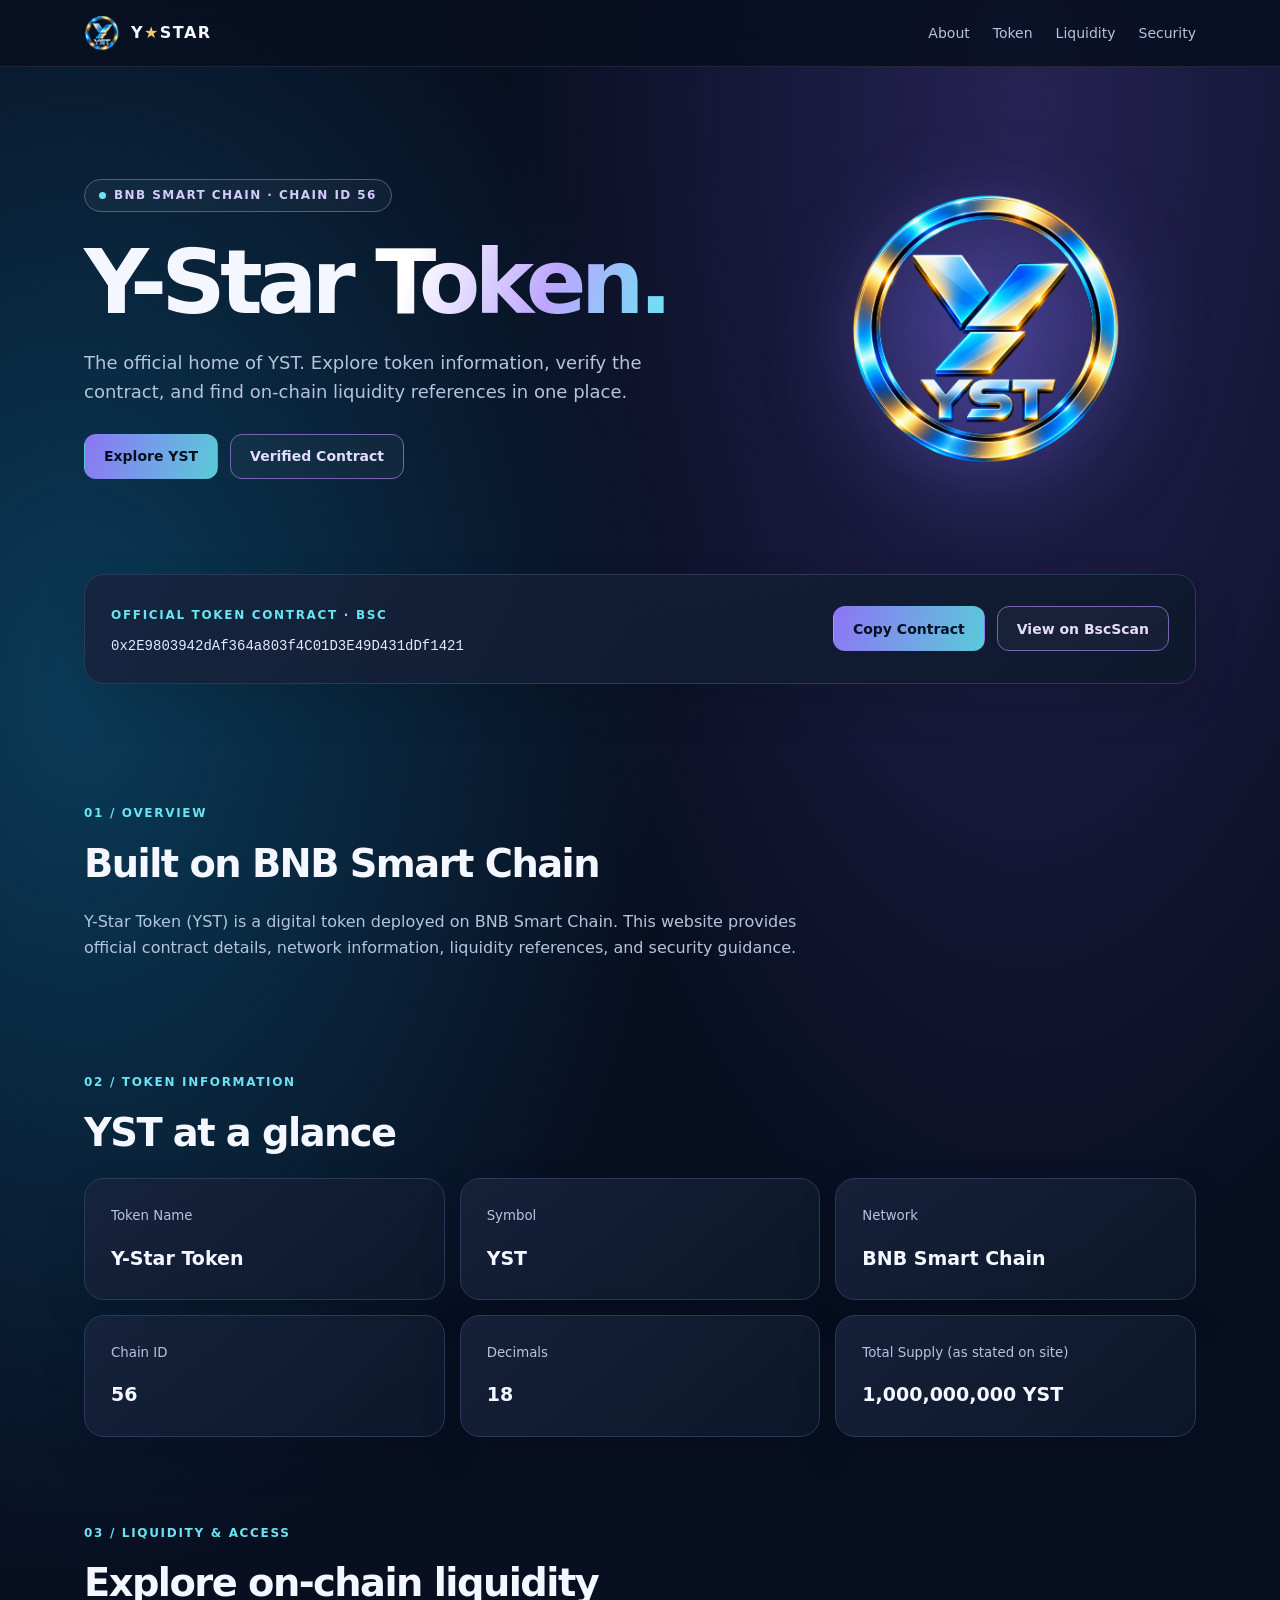
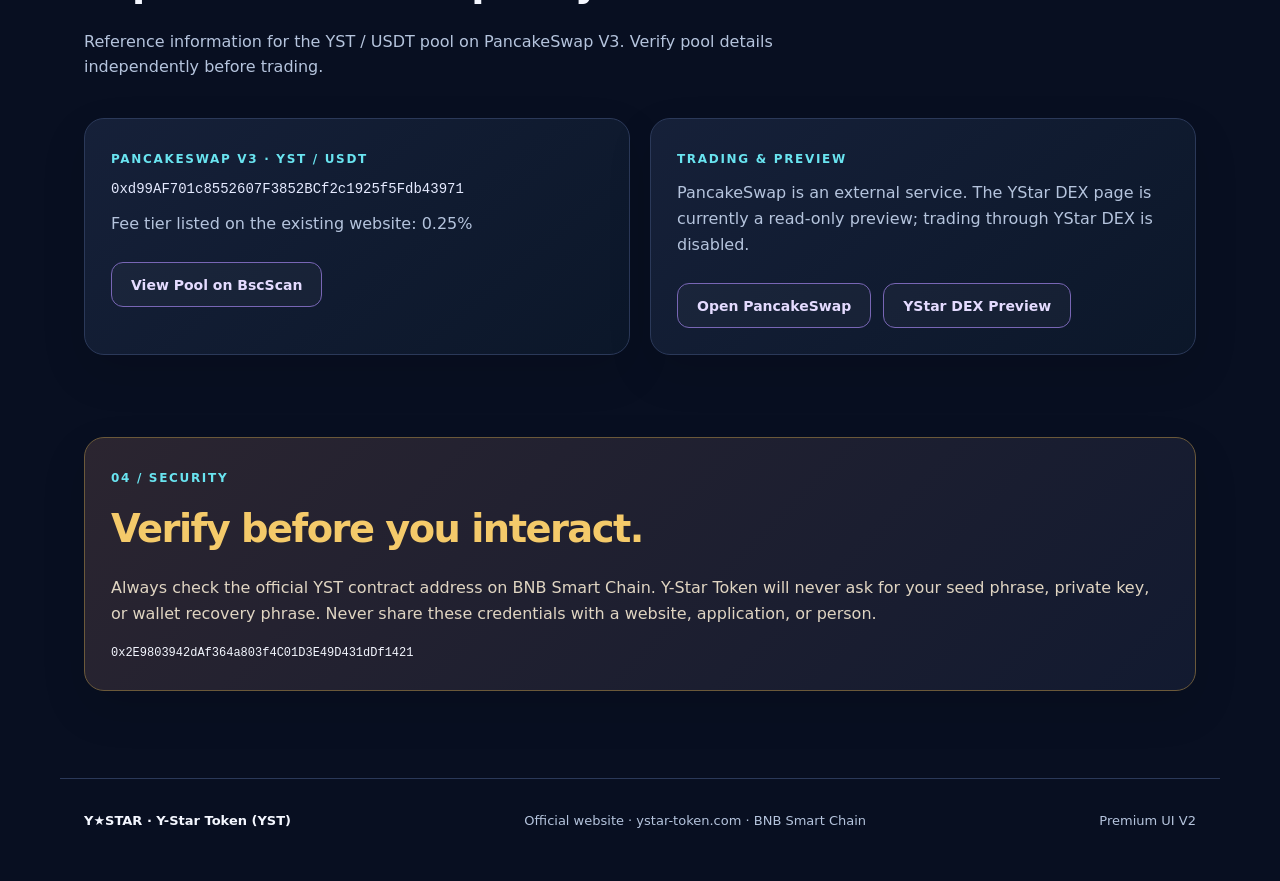
<file: index.html>
<!doctype html>
<html lang="en">
<head>
<meta charset="utf-8"><meta name="viewport" content="width=device-width,initial-scale=1">
<title>Y-Star Token (YST) | Official Website</title>
<meta name="description" content="Official website of Y-Star Token (YST) on BNB Smart Chain. Verify the official contract address and YST/USDT liquidity information.">
<link rel="canonical" href="https://ystar-token.com/">
<meta property="og:type" content="website">
<meta property="og:title" content="Y-Star Token (YST)">
<meta property="og:description" content="Official information and on-chain contract and liquidity references for Y-Star Token (YST) on BNB Smart Chain.">
<meta property="og:url" content="https://ystar-token.com/">
<meta property="og:site_name" content="Y-Star Token">
<meta name="robots" content="index, follow"><meta name="theme-color" content="#080f21">
<link rel="icon" type="image/png" href="images/yst-logo.png">
<style>
:root{color-scheme:dark;--bg:#080f21;--panel:#111c34;--line:#2b3959;--muted:#b5c4dd;--white:#f4f7ff;--cyan:#69e4f0;--violet:#a990ff;--gold:#f4ca6a}
*{box-sizing:border-box}html{scroll-behavior:smooth}body{margin:0;background:radial-gradient(ellipse at 80% 4%,#262253 0,transparent 36%),radial-gradient(ellipse at 6% 28%,#0a3b57 0,transparent 35%),var(--bg);font:16px/1.6 system-ui,-apple-system,"Segoe UI",sans-serif;color:var(--white)}a{color:inherit;text-decoration:none}a:focus-visible,button:focus-visible{outline:3px solid var(--cyan);outline-offset:4px}header{position:sticky;top:0;z-index:5;border-bottom:1px solid #ffffff18;background:#080f21df;backdrop-filter:blur(16px)}.nav{max-width:1160px;margin:auto;padding:15px 24px;display:flex;align-items:center;justify-content:space-between;gap:20px}.brand{display:flex;align-items:center;gap:11px;font-weight:850;letter-spacing:.09em}.brand img{width:36px;height:36px;object-fit:contain}.brand b{color:var(--gold)}.links{display:flex;gap:23px;flex-wrap:wrap;color:var(--muted);font-size:14px}.links a:hover{color:var(--white)}main{max-width:1160px;margin:auto;padding:0 24px}.hero{padding:92px 0 75px;display:grid;grid-template-columns:1.3fr .85fr;align-items:center;gap:55px}.eyebrow{display:inline-flex;align-items:center;gap:8px;border:1px solid #5d5985;border-radius:100px;background:#ffffff09;padding:6px 14px;color:#d4caff;font-size:12px;font-weight:750;letter-spacing:.12em}.eyebrow:before{content:"";width:7px;height:7px;border-radius:50%;background:var(--cyan)}h1{font-size:clamp(3.3rem,7vw,6rem);letter-spacing:-.065em;line-height:1.04;margin:24px 0 12px}h1 span{background:linear-gradient(110deg,#fff 15%,#bca6ff 60%,#68e5f3);background-clip:text;color:transparent}.lead{color:var(--muted);max-width:620px;font-size:18px;margin:20px 0 27px}.actions{display:flex;gap:12px;flex-wrap:wrap;min-width:0}.btn{max-width:100%;min-width:0;text-align:center;white-space:normal;display:inline-flex;justify-content:center;align-items:center;min-height:45px;padding:10px 19px;border:1px solid #7866b5;border-radius:12px;background:#ffffff08;color:#e4dbff;font:700 14px system-ui;cursor:pointer}.btn.primary{background:linear-gradient(110deg,#8d75f5,#5acbd9);border-color:transparent;color:#071020}.btn:hover{filter:brightness(1.15)}.visual{position:relative;min-height:340px;display:grid;place-items:center}.orb{position:absolute;inset:15px;border-radius:50%;background:radial-gradient(circle,#473f91aa,transparent 65%);filter:blur(12px)}.token-logo{width:min(75%,290px);height:auto;position:relative;filter:drop-shadow(0 18px 45px #8575ff55)}.panel{background:linear-gradient(140deg,#18233ddd,#0c182bdd);border:1px solid var(--line);border-radius:20px;padding:26px;box-shadow:0 18px 45px #0000001e}.contract{margin:0 0 85px;display:flex;align-items:center;justify-content:space-between;gap:18px}.kicker{font-size:12px;text-transform:uppercase;letter-spacing:.14em;color:var(--cyan);font-weight:800}.contract code,.address code{display:block;overflow-wrap:anywhere;word-break:break-all;color:#e5eaff;font-size:14px;margin-top:8px}.contract .actions{flex-shrink:0}section.content{padding:30px 0 52px;scroll-margin-top:100px}h2{font-size:clamp(1.7rem,3vw,2.4rem);letter-spacing:-.04em;margin:8px 0 15px}.desc{color:var(--muted);max-width:730px;margin:0 0 26px}.stats{display:grid;grid-template-columns:repeat(3,1fr);gap:15px}.stat{min-height:105px}.stat small{display:block;color:var(--muted);margin-bottom:16px}.stat strong{font-size:19px}.split{display:grid;grid-template-columns:1fr 1fr;gap:20px}.address{margin-top:12px}.address p{color:var(--muted);margin:10px 0}.address .btn{margin-top:16px}#security code{display:block;overflow-wrap:anywhere;word-break:break-all;font-size:12px;margin-top:18px}.notice{border-color:#6b593a;background:linear-gradient(135deg,#2b2530,#121a30)}.notice h2{color:var(--gold)}.notice p{color:#e0d5c2}.footer{max-width:1160px;margin:35px auto 0;padding:32px 24px 50px;border-top:1px solid var(--line);display:flex;justify-content:space-between;gap:15px;flex-wrap:wrap;color:var(--muted);font-size:13px}.footer b{color:var(--white)}@media(max-width:820px){.hero{grid-template-columns:1fr;gap:8px;padding:60px 0 30px}.visual{min-height:240px;grid-row:1}.token-logo{width:185px}.contract{align-items:stretch;flex-direction:column;margin-bottom:45px}.stats{grid-template-columns:repeat(2,1fr)}.split{grid-template-columns:1fr}}@media(max-width:520px){.nav{align-items:flex-start;flex-direction:column}.links{gap:13px;font-size:12px}.hero{padding-top:25px}h1{font-size:3.05rem}.lead{font-size:16px}.visual{min-height:195px}.token-logo{width:155px}.stats{grid-template-columns:1fr;gap:10px}.stat{min-height:0;padding:17px 19px}.stat small{margin-bottom:7px}.stat strong{font-size:17px}section.content{padding:22px 0 40px;scroll-margin-top:115px}.contract{margin-bottom:20px}.actions{width:100%;gap:10px}.actions .btn{flex:1 1 100%;width:100%}.panel{padding:20px}.contract code,.address code{font-size:12px;line-height:1.65}}
</style>
</head>
<body>
<header><nav class="nav" aria-label="Main navigation"><a class="brand" href="/"><img src="images/yst-logo.png" alt=""><span>Y<b>★</b>STAR</span></a><div class="links"><a href="#about">About</a><a href="#token">Token</a><a href="#liquidity">Liquidity</a><a href="#security">Security</a></div></nav></header>
<main>
<section class="hero" aria-labelledby="hero-title"><div><span class="eyebrow">BNB SMART CHAIN · CHAIN ID 56</span><h1 id="hero-title">Y-Star <span>Token.</span></h1><p class="lead">The official home of YST. Explore token information, verify the contract, and find on-chain liquidity references in one place.</p><div class="actions"><a class="btn primary" href="#token">Explore YST</a><a class="btn" href="https://bscscan.com/address/0x2E9803942dAf364a803f4C01D3E49D431dDf1421#code" target="_blank" rel="noopener noreferrer">Verified Contract</a></div></div><div class="visual"><div class="orb" aria-hidden="true"></div><img class="token-logo" src="images/yst-logo.png" alt="Y-Star Token logo"></div></section>
<div class="panel contract"><div><span class="kicker">Official token contract · BSC</span><code id="yst-contract">0x2E9803942dAf364a803f4C01D3E49D431dDf1421</code></div><div class="actions"><button class="btn primary" type="button" onclick="copyContract()">Copy Contract</button><a class="btn" href="https://bscscan.com/address/0x2E9803942dAf364a803f4C01D3E49D431dDf1421" target="_blank" rel="noopener noreferrer">View on BscScan</a></div></div>
<section class="content" id="about"><span class="kicker">01 / Overview</span><h2>Built on BNB Smart Chain</h2><p class="desc">Y-Star Token (YST) is a digital token deployed on BNB Smart Chain. This website provides official contract details, network information, liquidity references, and security guidance.</p></section>
<section class="content" id="token"><span class="kicker">02 / Token information</span><h2>YST at a glance</h2><div class="stats"><div class="panel stat"><small>Token Name</small><strong>Y-Star Token</strong></div><div class="panel stat"><small>Symbol</small><strong>YST</strong></div><div class="panel stat"><small>Network</small><strong>BNB Smart Chain</strong></div><div class="panel stat"><small>Chain ID</small><strong>56</strong></div><div class="panel stat"><small>Decimals</small><strong>18</strong></div><div class="panel stat"><small>Total Supply (as stated on site)</small><strong>1,000,000,000 YST</strong></div></div></section>
<section class="content" id="liquidity"><span class="kicker">03 / Liquidity &amp; access</span><h2>Explore on-chain liquidity</h2><p class="desc">Reference information for the YST / USDT pool on PancakeSwap V3. Verify pool details independently before trading.</p><div class="split"><div class="panel address"><span class="kicker">PancakeSwap V3 · YST / USDT</span><code>0xd99AF701c8552607F3852BCf2c1925f5Fdb43971</code><p>Fee tier listed on the existing website: 0.25%</p><a class="btn" href="https://bscscan.com/address/0xd99AF701c8552607F3852BCf2c1925f5Fdb43971" target="_blank" rel="noopener noreferrer">View Pool on BscScan</a></div><div class="panel address"><span class="kicker">Trading &amp; preview</span><p>PancakeSwap is an external service. The YStar DEX page is currently a read-only preview; trading through YStar DEX is disabled.</p><div class="actions"><a class="btn" href="https://pancakeswap.finance/swap?outputCurrency=0x2E9803942dAf364a803f4C01D3E49D431dDf1421" target="_blank" rel="noopener noreferrer">Open PancakeSwap</a><a class="btn" href="/dex/">YStar DEX Preview</a></div></div></div></section>
<section class="content" id="security"><div class="panel notice"><span class="kicker">04 / Security</span><h2>Verify before you interact.</h2><p>Always check the official YST contract address on BNB Smart Chain. Y-Star Token will never ask for your seed phrase, private key, or wallet recovery phrase. Never share these credentials with a website, application, or person.</p><code>0x2E9803942dAf364a803f4C01D3E49D431dDf1421</code></div></section>
</main><footer class="footer"><b>Y★STAR · Y-Star Token (YST)</b><span>Official website · ystar-token.com · BNB Smart Chain</span><span>Premium UI V2</span></footer>
<script src="script.js"></script>
</body></html>
</file>
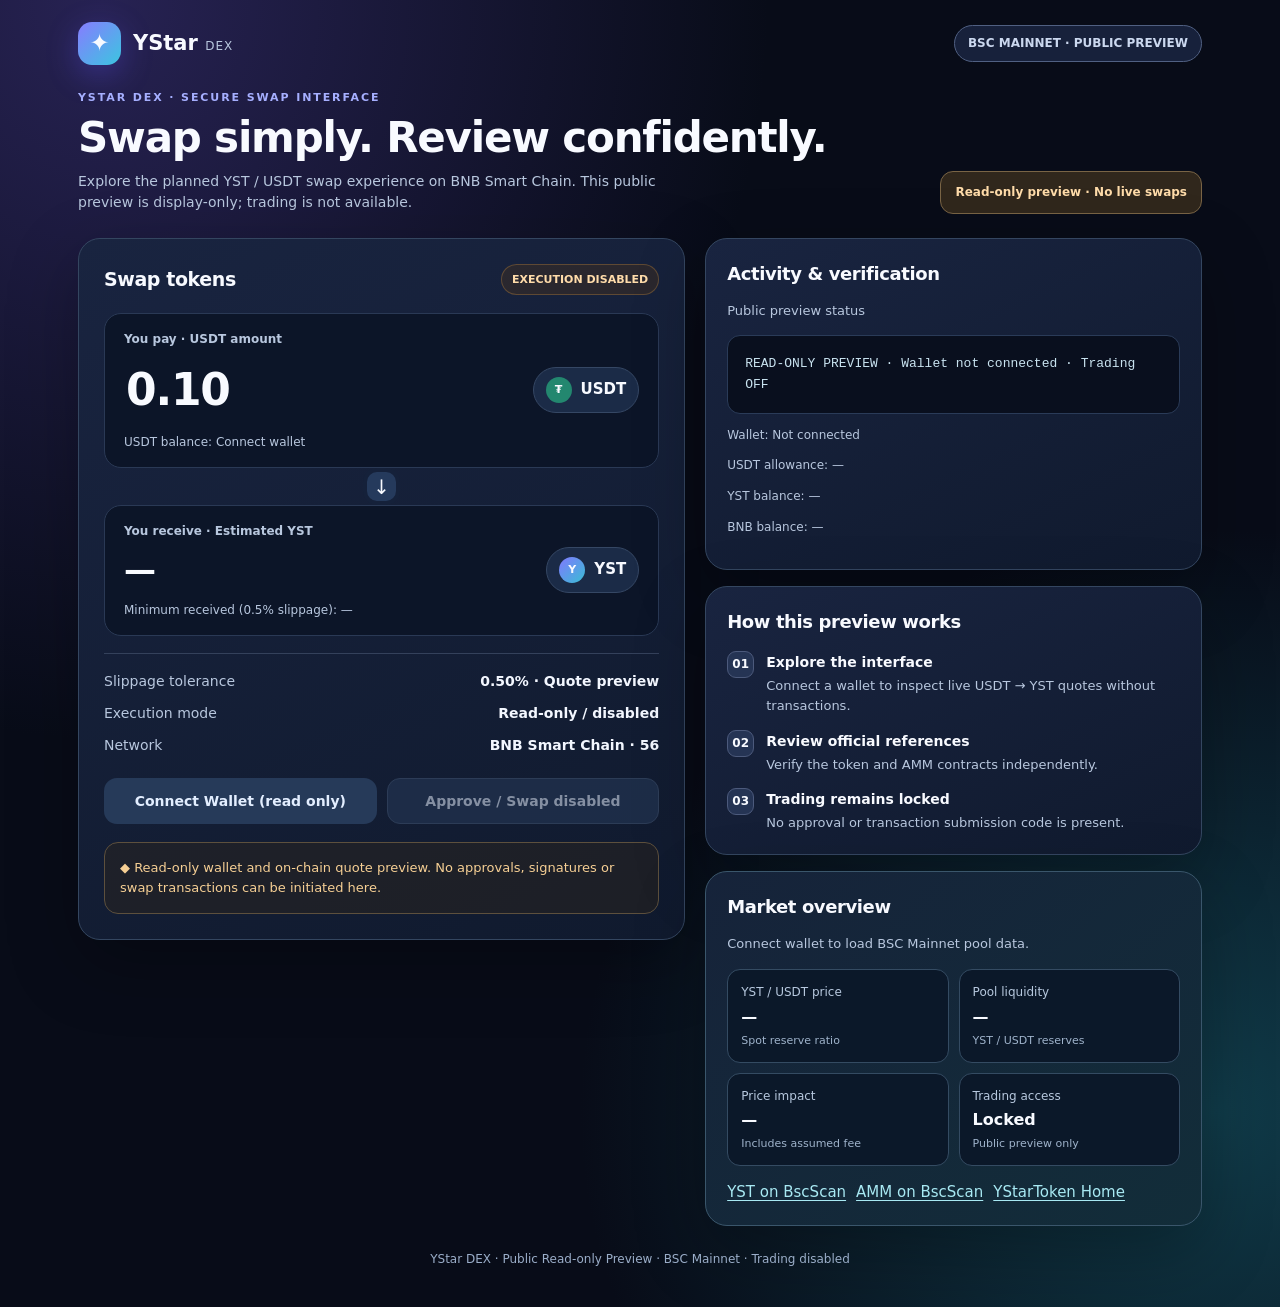
<file: dex/index.html>
<!doctype html>
<html lang="en"><head><meta charset="utf-8"><meta name="viewport" content="width=device-width,initial-scale=1"><meta name="theme-color" content="#080c18"><meta name="robots" content="noindex,nofollow"><title>YStar DEX | Premium Public Preview</title>
<style>
:root{color-scheme:dark;--bg:#080c18;--panel:#152039;--border:#344660;--text:#f8faff;--muted:#b8c7de;--cyan:#53d7e4;--gold:#ffd18a}*{box-sizing:border-box}body{margin:0;min-height:100vh;background:radial-gradient(ellipse at 8% 0%,#272253 0%,transparent 40%),radial-gradient(ellipse at 95% 85%,#103b49 0%,transparent 37%),var(--bg);color:var(--text);font:15px/1.55 system-ui,-apple-system,"Segoe UI",sans-serif}.shell{max-width:1180px;margin:auto;padding:22px 28px 38px}header{display:flex;align-items:center;justify-content:space-between;gap:16px;margin-bottom:24px}.brand{display:flex;align-items:center;gap:12px;font-size:21px;font-weight:800}.mark{display:grid;place-items:center;width:43px;height:43px;border-radius:14px;background:linear-gradient(135deg,#877cff,#3bc6e0);box-shadow:0 9px 32px #6357ff55;font-size:24px}.brand small{color:var(--muted);font-size:12px;letter-spacing:1px;font-weight:500}.network{border:1px solid #506082;background:#17213b;border-radius:999px;padding:8px 13px;color:#cbd8ef;font-size:12px;font-weight:700}.hero{display:flex;align-items:end;justify-content:space-between;gap:24px;margin-bottom:24px}.eyebrow{font-size:11px;letter-spacing:1.9px;font-weight:800;color:#a6afff;text-transform:uppercase}h1{font-size:clamp(29px,3.4vw,42px);line-height:1.13;margin:8px 0 9px;letter-spacing:-1.2px}.hero p{font-size:14px;max-width:620px;color:var(--muted);margin:0}.hero-tag{border:1px solid #796445;border-radius:13px;padding:11px 14px;background:#30271c;color:#ffdcaa;font-size:12px;font-weight:700;white-space:nowrap}.layout{display:grid;grid-template-columns:minmax(0,1.1fr) minmax(340px,.9fr);gap:20px;align-items:start}.panel,.side-card,.info-panel{background:linear-gradient(155deg,#192440,#101a2e);border:1px solid var(--border);border-radius:22px;box-shadow:0 24px 70px #0004}.panel{padding:25px}.panel-top{display:flex;align-items:center;justify-content:space-between;gap:12px;margin-bottom:18px}h2{margin:0;font-size:19px;letter-spacing:-.4px}.pill{color:#ffdcaa;border:1px solid #9b713b77;background:#49341c66;padding:6px 10px;border-radius:999px;font-size:11px;font-weight:800}.token-box{background:#0c1528;border:1px solid #2a3955;border-radius:17px;padding:16px 19px}.token-label{font-size:12px;font-weight:700;color:var(--muted);margin-bottom:6px}.token-line{display:flex;align-items:center;justify-content:space-between;gap:12px}.token-value{font-size:clamp(28px,4vw,39px);font-weight:700;letter-spacing:-1px}.token-symbol{display:flex;align-items:center;gap:9px;font-weight:800;background:#1b2b47;border:1px solid #354764;border-radius:999px;padding:9px 12px}.coin{display:grid;place-items:center;border-radius:50%;height:26px;width:26px;font-size:11px;font-weight:900}.usdt{background:#23876f}.yst{background:linear-gradient(135deg,#8178ff,#39bed4)}.direction{height:37px;display:grid;place-items:center}.direction span{display:grid;place-items:center;width:37px;height:37px;border:4px solid #15213a;border-radius:14px;background:#253a5c;font-size:20px}.subline{margin-top:8px;font-size:12px;color:var(--muted)}.rule{height:1px;background:#34415b;margin:17px 0}.info-row{display:flex;justify-content:space-between;gap:12px;margin:10px 0;color:var(--muted);font-size:14px}.info-row strong{color:#f3f7ff;text-align:right}.actions{display:grid;grid-template-columns:1fr 1fr;gap:10px;margin-top:21px}.button{display:block;text-align:center;font:750 14px system-ui;border-radius:13px;padding:14px 12px;border:1px solid #435775;background:#263a59;color:#e3eeff}.button.disabled{opacity:.55;cursor:not-allowed}.button.primary{background:linear-gradient(135deg,#746aff,#5b80f6);color:white;border-color:transparent}.notice{margin-top:18px;border:1px solid #5d503d;background:#2a251f80;border-radius:14px;padding:15px;color:#f6cf94;font-size:13px}.side{display:grid;gap:16px}.side-card,.info-panel{padding:21px}.side-card h2,.info-panel h2{font-size:18px;margin-bottom:8px}.muted{color:var(--muted);font-size:13px}.status{margin-top:14px;padding:17px;border-radius:13px;border:1px solid #2a3b58;background:#090f1e;color:#c9e3f0;white-space:pre-line;font:13px/1.65 ui-monospace,Consolas,monospace}.steps{display:grid;gap:13px;margin-top:15px}.step{display:flex;gap:12px}.num{display:grid;place-items:center;width:27px;height:27px;border:1px solid #4c5a7c;background:#253454;border-radius:9px;flex-shrink:0;font-weight:800;font-size:12px}.step b{font-size:14px}.step p{font-size:13px;color:var(--muted);margin:2px 0 0}.info-panel{background:linear-gradient(140deg,#16233a,#122d39);border-color:#3a566b}.metric-grid{display:grid;grid-template-columns:1fr 1fr;gap:10px;margin-top:15px}.metric{background:#0b1829;border:1px solid #344b62;border-radius:13px;padding:13px;min-width:0}.metric-label{display:block;color:#b7c8de;font-size:12px}.metric-value{display:block;font-size:16px;font-weight:800;margin:4px 0}.metric-hint{display:block;color:#9fb3cb;font-size:11px}.links{display:flex;gap:10px;flex-wrap:wrap;margin-top:15px}.links a{color:#a8e9f3;text-decoration:underline;text-underline-offset:3px}a:focus-visible{outline:3px solid var(--cyan);outline-offset:3px}footer{text-align:center;color:#9baec9;font-size:12px;margin-top:24px}@media(max-width:900px){.hero{display:block}.hero-tag{display:inline-block;margin-top:15px;white-space:normal}.layout{grid-template-columns:1fr}.shell{max-width:720px}.side{grid-template-columns:1fr 1fr}.info-panel{grid-column:1/-1}}@media(max-width:620px){.shell{padding:17px 14px 34px}header{align-items:flex-start;gap:10px}.network{font-size:10px;padding:7px 9px}.hero{margin-bottom:20px}.panel{padding:18px}.side{grid-template-columns:1fr}.info-panel{grid-column:auto}.side-card,.info-panel{padding:18px}h1{font-size:32px}.panel-top{align-items:flex-start}.pill{text-align:center;font-size:10px}.token-value{font-size:32px}.actions{grid-template-columns:1fr}.metric{padding:10px}.metric-value{font-size:14px}}@media(max-width:400px){.brand small{display:none}.token-box{padding:15px}}
#amount{font-size:clamp(34px,3.7vw,44px)!important;letter-spacing:-1.2px;flex:1 1 auto;text-align:left}#receive{min-width:0;max-width:100%;overflow-wrap:anywhere;word-break:break-word;font-size:clamp(22px,2.8vw,32px);line-height:1.2;font-variant-numeric:tabular-nums}#minimum{overflow-wrap:anywhere}.metric-value{overflow-wrap:anywhere;word-break:break-word;line-height:1.35}.metric-value .reserve-line{display:block;white-space:normal}.metric-value .reserve-line+.reserve-line{margin-top:5px}.metric-value .reserve-unit{font-size:12px;font-weight:600;color:var(--muted)}.metric-value .reserve-number{font-variant-numeric:tabular-nums}#amount{min-width:0;width:100%;max-width:100%;border:0;background:transparent;color:inherit;font:inherit;font-weight:800}#connect{cursor:pointer;border:0}#wallet,#allowance,#yst-balance,#bnb-balance{overflow-wrap:anywhere;font-size:12px}</style></head><body><div class="shell">
<header><div class="brand"><span class="mark" aria-hidden="true">✦</span><div>YStar <small>DEX</small></div></div><div class="network">BSC MAINNET · PUBLIC PREVIEW</div></header>
<section class="hero"><div><div class="eyebrow">YStar DEX · Secure swap interface</div><h1>Swap simply. Review confidently.</h1><p>Explore the planned YST / USDT swap experience on BNB Smart Chain. This public preview is display-only; trading is not available.</p></div><div class="hero-tag">Read-only preview · No live swaps</div></section>
<div class="layout"><main class="panel"><div class="panel-top"><h2>Swap tokens</h2><span class="pill">EXECUTION DISABLED</span></div><div class="token-box"><div class="token-label">You pay · USDT amount</div><div class="token-line"><input id="amount" class="token-value" aria-label="USDT amount" inputmode="decimal" autocomplete="off" value="0.10"><div class="token-symbol"><span class="coin usdt">₮</span>USDT</div></div><div class="subline"><span id="usdt-balance">USDT balance: Connect wallet</span></div></div><div class="direction"><span aria-hidden="true">↓</span></div><div class="token-box"><div class="token-label">You receive · Estimated YST</div><div class="token-line"><div class="token-value" id="receive">—</div><div class="token-symbol"><span class="coin yst">Y</span>YST</div></div><div class="subline"><span id="minimum">Minimum received (0.5% slippage): —</span></div></div><div class="rule"></div><div class="info-row"><span>Slippage tolerance</span><strong>0.50% · Quote preview</strong></div><div class="info-row"><span>Execution mode</span><strong>Read-only / disabled</strong></div><div class="info-row"><span>Network</span><strong>BNB Smart Chain · 56</strong></div><div class="actions"><button type="button" id="connect" class="button">Connect Wallet (read only)</button><span class="button disabled" aria-disabled="true">Approve / Swap disabled</span></div><div class="notice">◆ Read-only wallet and on-chain quote preview. No approvals, signatures or swap transactions can be initiated here.</div></main>
<aside class="side"><section class="side-card"><h2>Activity &amp; verification</h2><p class="muted">Public preview status</p><div class="status" role="status" id="status">READ-ONLY PREVIEW · Wallet not connected · Trading OFF</div><p class="muted" id="wallet">Wallet: Not connected</p><p class="muted" id="allowance">USDT allowance: —</p><p class="muted" id="yst-balance">YST balance: —</p><p class="muted" id="bnb-balance">BNB balance: —</p></section><section class="side-card"><h2>How this preview works</h2><div class="steps"><div class="step"><span class="num">01</span><div><b>Explore the interface</b><p>Connect a wallet to inspect live USDT → YST quotes without transactions.</p></div></div><div class="step"><span class="num">02</span><div><b>Review official references</b><p>Verify the token and AMM contracts independently.</p></div></div><div class="step"><span class="num">03</span><div><b>Trading remains locked</b><p>No approval or transaction submission code is present.</p></div></div></div></section><section class="info-panel"><h2>Market overview</h2><p class="muted" id="market-status">Connect wallet to load BSC Mainnet pool data.</p><div class="metric-grid"><div class="metric"><span class="metric-label">YST / USDT price</span><span class="metric-value" id="price">—</span><span class="metric-hint">Spot reserve ratio</span></div><div class="metric"><span class="metric-label">Pool liquidity</span><span class="metric-value" id="liquidity">—</span><span class="metric-hint">YST / USDT reserves</span></div><div class="metric"><span class="metric-label">Price impact</span><span class="metric-value" id="impact">—</span><span class="metric-hint">Includes assumed fee</span></div><div class="metric"><span class="metric-label">Trading access</span><span class="metric-value">Locked</span><span class="metric-hint">Public preview only</span></div></div><div class="links"><a href="https://bscscan.com/address/0x2E9803942dAf364a803f4C01D3E49D431dDf1421" target="_blank" rel="noopener noreferrer">YST on BscScan</a><a href="https://bscscan.com/address/0x17dAc8A164Ce434fE36A2D6029Bf4431a22397e2" target="_blank" rel="noopener noreferrer">AMM on BscScan</a><a href="/">YStarToken Home</a></div></section></aside></div><footer>YStar DEX · Public Read-only Preview · BSC Mainnet · Trading disabled</footer></div><script>"use strict";
const CONFIG=Object.freeze({chainId:"0x38",amm:"0x17dAc8A164Ce434fE36A2D6029Bf4431a22397e2",yst:"0x2E9803942dAf364a803f4C01D3E49D431dDf1421",usdt:"0x55d398326f99059fF775485246999027B3197955",base:10n**18n});
const SEL=Object.freeze({tokenA:"0x0fc63d10",tokenB:"0x5f64b55b",reserveA:"0xdc5fa6c5",reserveB:"0x19e36f3b",balanceOf:"0x70a08231",allowance:"0xdd62ed3e"});
const TRADING_ENABLED=false,$=id=>document.getElementById(id),same=(a,b)=>String(a).toLowerCase()===String(b).toLowerCase(),word=s=>String(s).replace(/^0x/i,"").padStart(64,"0");
const fmt=n=>{let a=n/CONFIG.base,b=(n%CONFIG.base).toString().padStart(18,"0").replace(/0+$/,"");return a+(b?"."+b:"")};
const parse=s=>{if(!/^(?:0|[1-9][0-9]*)(?:\.[0-9]{1,18})?$/.test(s))throw Error("Enter valid USDT amount (up to 18 decimals)");let [a,b=""]=s.split("."),n=BigInt(a)*CONFIG.base+BigInt((b+"0".repeat(18)).slice(0,18));if(n<=0n||n>=(1n<<256n))throw Error("Amount out of range");return n};
let generation=0,connected=null;
function reset(){for(const id of ["receive","price","liquidity","impact"])$(id).textContent="—";$("minimum").textContent="Minimum received (0.5% slippage): —";$("usdt-balance").textContent="USDT balance: —";$("allowance").textContent="USDT allowance: —";$("yst-balance").textContent="YST balance: —";$("bnb-balance").textContent="BNB balance: —"}
function status(s){$("status").textContent=s}
function walletLabel(){ $("connect").textContent=connected?"Connected · "+connected.slice(0,6)+"…"+connected.slice(-4):"Connect Wallet (read only)";$("market-status").textContent=connected?"BSC Mainnet pool data · Read-only":"Connect wallet to load BSC Mainnet pool data." }
async function rpc(method,params=[]){if(!window.ethereum?.request)throw Error("MetaMask provider not found");return window.ethereum.request({method,params})}
async function call(to,data){const r=await rpc("eth_call",[{to,data},"latest"]);if(!/^0x[0-9a-fA-F]+$/.test(r)||r==="0x")throw Error("Invalid contract response");return BigInt(r)}
async function load(g){reset();const amountText=$("amount").value.trim();if(!connected)throw Error("Connect wallet to see quote");const amount=parse(amountText);const wallet=connected;
if(!same(await rpc("eth_chainId"),CONFIG.chainId)){invalidate("Select BSC Mainnet (56) — reconnect");return;}
const accounts=await rpc("eth_accounts");if(!accounts.length||!same(accounts[0],wallet)){invalidate("Wallet changed — reconnect");return;}
const [a,b,rA,rB,usdt,yst,allowance,bnb]=await Promise.all([call(CONFIG.amm,SEL.tokenA),call(CONFIG.amm,SEL.tokenB),call(CONFIG.amm,SEL.reserveA),call(CONFIG.amm,SEL.reserveB),call(CONFIG.usdt,SEL.balanceOf+word(wallet)),call(CONFIG.yst,SEL.balanceOf+word(wallet)),call(CONFIG.usdt,SEL.allowance+word(wallet)+word(CONFIG.amm)),rpc("eth_getBalance",[wallet,"latest"])]);
if(g!==generation||amountText!==$("amount").value.trim()||!same(connected,wallet))return;
const [finalChain,finalAccounts]=await Promise.all([rpc("eth_chainId"),rpc("eth_accounts")]);
if(g!==generation)return;
if(!same(finalChain,CONFIG.chainId)||!finalAccounts?.length||!same(finalAccounts[0],wallet)){invalidate("Wallet/network changed — reconnect");return;}
const addr=n=>"0x"+n.toString(16).padStart(40,"0");if(!same(addr(a),CONFIG.yst)||!same(addr(b),CONFIG.usdt))throw Error("AMM token mismatch");if(rA<=0n||rB<=0n)throw Error("No liquidity");
const out=amount*997n*rA/(rB*1000n+amount*997n),min=out*995n/1000n,ideal=amount*rA/rB,impact=ideal>0n?(ideal-out)*10000n/ideal:0n;
$("receive").textContent=fmt(out).replace(/^(\d+)(?:\.(\d+))?$/,(_,a,b)=>Number(a).toLocaleString("en-US")+(b?"."+b.slice(0,6).replace(/0+$/,""):""));$("minimum").textContent="Minimum received (0.5% slippage): "+fmt(min).replace(/^(\d+)(?:\.(\d+))?$/,(_,a,b)=>Number(a).toLocaleString("en-US")+(b?"."+b.slice(0,6).replace(/0+$/,""):""))+" YST";$("price").textContent=fmt(CONFIG.base*1000000n*rB/rA).replace(/^(\d+)(?:\.(\d+))?$/,(_,a,b)=>{const x=BigInt(a);return (x/1000000n).toString()+"."+(x%1000000n).toString().padStart(6,"0")})+" USDT / YST";const compact=(n,d)=>{const [a,b=""]=fmt(n).split(".");return BigInt(a).toLocaleString("en-US")+(d&&b?"."+b.slice(0,d).replace(/0+$/,""):"")};$("liquidity").replaceChildren();for(const [num,unit] of [[compact(rA,2),"YST"],[compact(rB,4),"USDT"]]){const line=document.createElement("span");line.className="reserve-line";const val=document.createElement("span");val.className="reserve-number";val.textContent=num;const label=document.createElement("span");label.className="reserve-unit";label.textContent=" "+unit;line.append(val,label);$("liquidity").append(line)}$("impact").textContent=(impact/100n)+"."+(impact%100n).toString().padStart(2,"0")+"%";$("usdt-balance").textContent="USDT balance: "+fmt(usdt);$("yst-balance").textContent="YST balance: "+fmt(yst);$("allowance").textContent="USDT allowance: "+fmt(allowance);$("bnb-balance").textContent="BNB balance: "+fmt(BigInt(bnb));status((usdt<amount?"Insufficient USDT · ":"")+"Read-only quote · Trading OFF · 0.3% fee · verified against SimpleAMMV4 getAmountOut (fixed-reserve test)")}
async function update(){const g=++generation;try{await load(g)}catch(e){if(g===generation){reset();status(e.message||String(e))}}}
$("amount").addEventListener("input",()=>{reset();void update()});
$("connect").addEventListener("click",async()=>{const g=++generation;try{const a=await rpc("eth_requestAccounts");if(g!==generation)return;if(!a?.length)throw Error("No wallet selected");if(!same(await rpc("eth_chainId"),CONFIG.chainId))throw Error("Select BSC Mainnet (56)");connected=a[0];$("wallet").textContent="Wallet: "+connected;walletLabel();await update()}catch(e){if(g===generation){connected=null;walletLabel();$("wallet").textContent="Wallet: Not connected";reset();status(e.message||String(e))}}});
function invalidate(reason){++generation;connected=null;walletLabel();$("wallet").textContent="Wallet: Reconnect required";reset();status(reason)}
let verifying=false;
async function verifyConnection(){
 if(!connected||verifying)return;
 verifying=true;
 const snapshot=connected;
 try{
  const [chain,accounts]=await Promise.all([rpc("eth_chainId"),rpc("eth_accounts")]);
  if(!same(chain,CONFIG.chainId)||!accounts?.length||!same(accounts[0],snapshot)){
   if(same(connected,snapshot))invalidate("Wallet/network changed — reconnect");
  }else if(same(connected,snapshot)){
   // Returning to the tab must not leave an old pool quote on screen.
   reset();
   status("Refreshing read-only quote from BSC Mainnet…");
   await update();
  }
 }catch(e){if(same(connected,snapshot))invalidate("Unable to verify wallet/network — reconnect")}
 finally{verifying=false}
}
document.addEventListener("visibilitychange",()=>{if(!document.hidden)void verifyConnection()});
window.addEventListener("focus",()=>{void verifyConnection()});
walletLabel();if(window.ethereum?.on){for(const event of ["accountsChanged","chainChanged"])window.ethereum.on(event,()=>invalidate("Wallet/network changed — reconnect"));window.ethereum.on("disconnect",()=>invalidate("Wallet provider disconnected — reconnect"));}
</script></body></html>
</file>
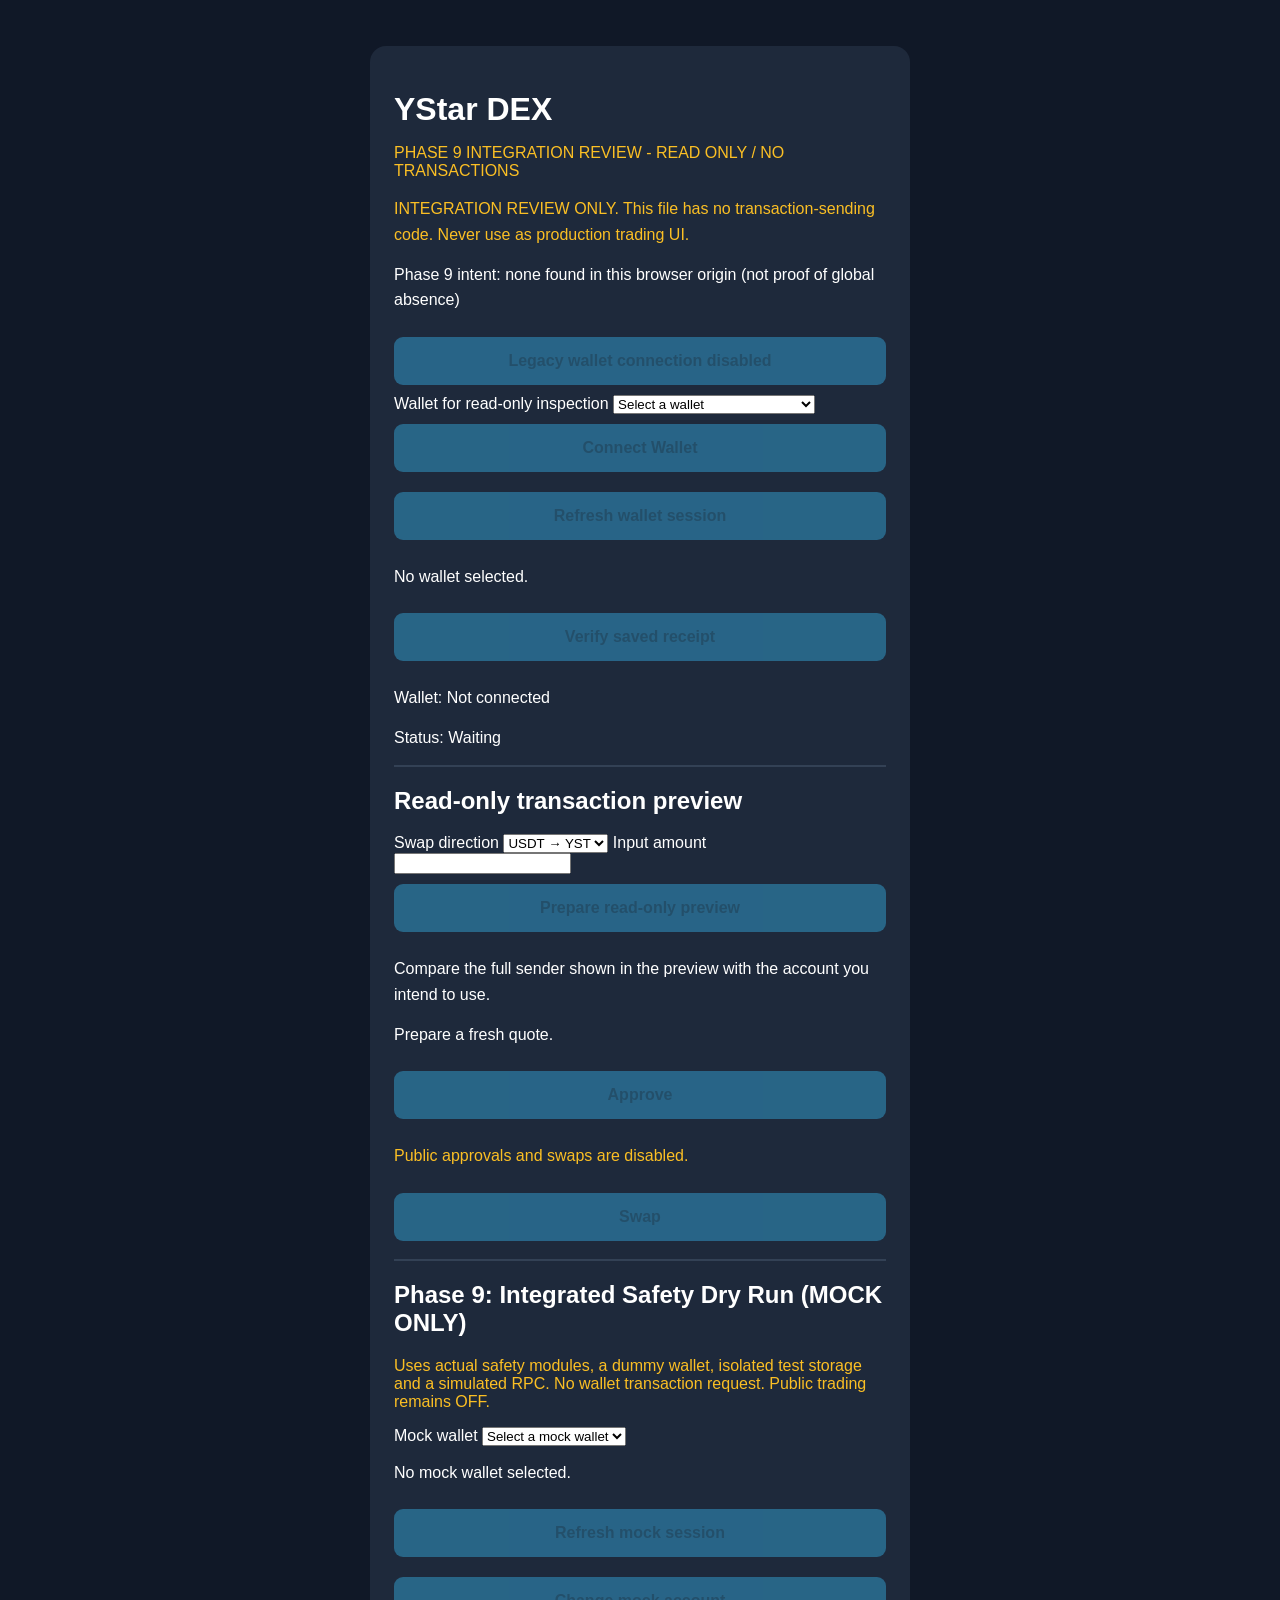
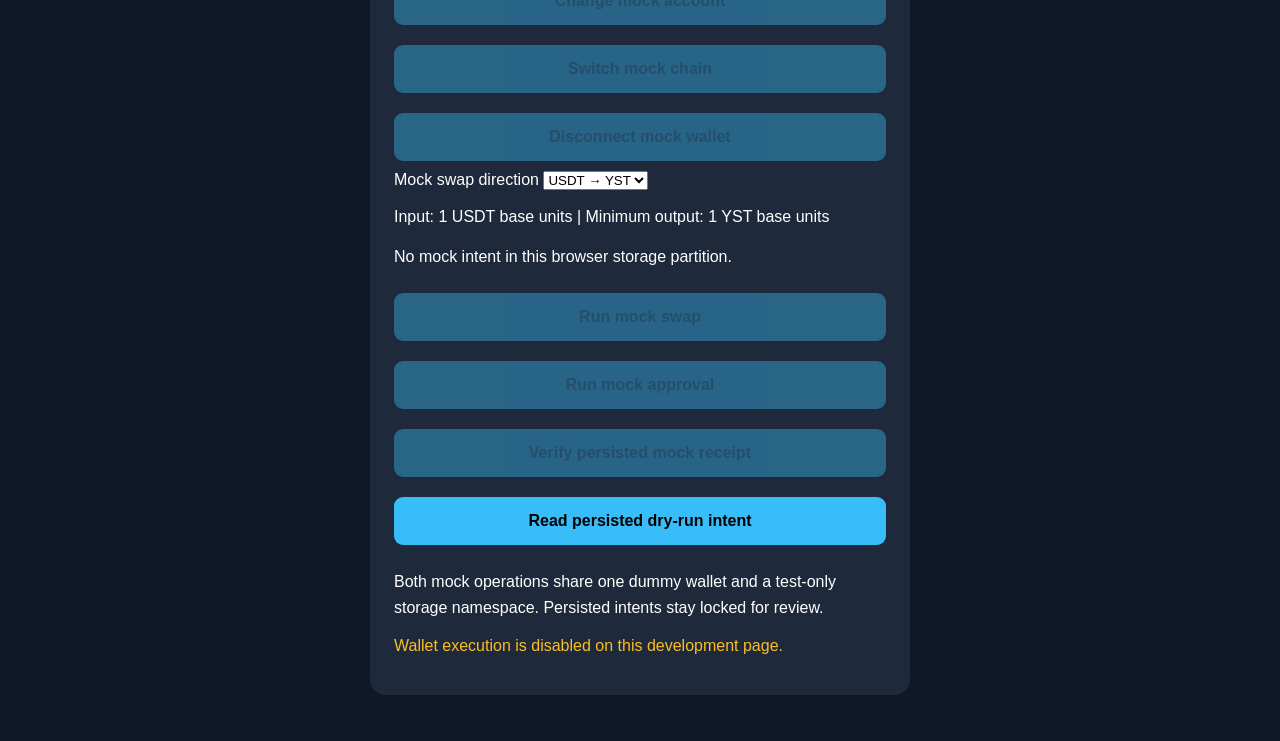
<file: dex/phase9-staging/index.html>
﻿
<!DOCTYPE html>
<html lang="th">
<head>
<meta charset="UTF-8">
<meta name="viewport" content="width=device-width, initial-scale=1">
<title>YStar DEX - Phase 9 Integrated Dry Run (NO TX)</title>
<style>
  body {
    font-family: Arial, sans-serif;
    background: #101827;
    color: white;
    max-width: 540px;
    margin: 30px auto;
    padding: 16px;
  }
  .card {
    background: #1e293b;
    border-radius: 16px;
    padding: 24px;
  }
  h1 { margin-bottom: 4px; }
  .subtitle { color: #fbbf24; }
  .info {
    margin: 14px 0;
    line-height: 1.6;
    overflow-wrap: anywhere;
  }
  button {
    width: 100%;
    padding: 15px;
    border: 0;
    border-radius: 9px;
    background: #38bdf8;
    font-size: 16px;
    font-weight: bold;
    cursor: pointer;
    margin: 10px 0;
  }
  button:disabled {
    opacity: 0.4;
    cursor: not-allowed;
  }
  .success { color: #4ade80; }
  .warning { color: #fbbf24; }
  .error { color: #f87171; }
  hr { border: 1px solid #334155; }
</style>
</head>

<body>
<div class="card">
  <h1>YStar DEX</h1>
  <p class="subtitle">PHASE 9 INTEGRATION REVIEW - READ ONLY / NO TRANSACTIONS</p>

  <div class="info warning">INTEGRATION REVIEW ONLY. This file has no transaction-sending code. Never use as production trading UI.</div>
  <div class="info" id="phase9State">Phase 9 intent: checking...</div>
  <button id="connectBtn" disabled>Legacy wallet connection disabled</button>
  <label for="realWalletChoice">Wallet for read-only inspection</label>
  <select id="realWalletChoice">
    <option value="">Select a wallet</option>
    <option value="fallback">Legacy injected wallet fallback</option>
  </select>
  <button id="realConnectBtn" disabled>Connect Wallet</button>
  <button id="realRefreshBtn" disabled>Refresh wallet session</button>
  <div class="info" id="realWalletStatus" aria-live="polite">No wallet selected.</div>
  <div class="info" id="realIntentStatus" aria-live="polite"></div>
  <button id="realRecoverBtn" disabled>Verify saved receipt</button>
  <div class="info" id="realRecoveryStatus" aria-live="polite"></div>
  <div class="info" id="realReceiptObservation" aria-live="polite"></div>
  <pre class="info" id="liveHashEvidence" style="white-space:pre-wrap;overflow-wrap:anywhere" aria-live="polite" hidden></pre>

  <div class="info" id="wallet">Wallet: Not connected</div>
  <div class="info" id="status">Status: Waiting</div>
  <div class="info" id="txLink"></div>
  <hr>

  <h2>Read-only transaction preview</h2>
  <label for="realQuoteDirection">Swap direction</label>
  <select id="realQuoteDirection">
    <option value="USDT_TO_YST">USDT → YST</option>
    <option value="YST_TO_USDT">YST → USDT</option>
  </select>
  <label for="realQuoteAmount">Input amount</label>
  <input id="realQuoteAmount" inputmode="decimal" autocomplete="off">
  <button id="realQuoteBtn" disabled>Prepare read-only preview</button>
  <p class="info">Compare the full sender shown in the preview with the account you intend to use.</p>
  <div class="info" id="realQuoteStatus" aria-live="polite" style="white-space: pre-wrap">Prepare a fresh quote.</div>

  <div hidden>
  <div class="info">Network: BSC Mainnet (56)</div>
  <div class="info">Pay: <b>0.10 USDT</b></div>
  <div class="info" id="receive">Expected Receive: -</div>
  <div class="info" id="minimum">Minimum Receive: -</div>
  <div class="info">Slippage: 0.5%</div>
  <div class="info">Deadline: 10 minutes</div>

  <hr>

  <div class="info" id="reserves">Reserves: -</div>
  <div class="info" id="balance">USDT Balance: -</div>
  <div class="info" id="ystBalance">YST Balance: -</div>
  <div class="info" id="receivedActual">Last Swap Received: -</div>
  <div class="info" id="allowance">USDT Allowance: -</div>
  <div class="info" id="bnb">BNB Balance: -</div>
  <div class="info" id="gas">Estimated Gas: -</div>
  </div>

  <button id="approveBtn" disabled>Approve</button>
  <div class="info warning" id="approvalNote">Public approvals and swaps are disabled.</div>

  <button id="swapBtn" disabled>Swap</button>


  <hr>
  <h2>Phase 9: Integrated Safety Dry Run (MOCK ONLY)</h2>
  <p class="warning">Uses actual safety modules, a dummy wallet, isolated test storage and a simulated RPC. No wallet transaction request. Public trading remains OFF.</p>
  <label for="mockWalletChoice">Mock wallet</label>
  <select id="mockWalletChoice">
    <option value="">Select a mock wallet</option>
    <option value="fallback">Mock fallback wallet</option>
  </select>
  <div class="info" id="mockWalletStatus" aria-live="polite">No mock wallet selected.</div>
  <button id="mockWalletRefresh" disabled>Refresh mock session</button>
  <button id="mockAccountChange" disabled>Change mock account</button>
  <button id="mockChainChange" disabled>Switch mock chain</button>
  <button id="mockDisconnect" disabled>Disconnect mock wallet</button>
  <label for="dryDirection">Mock swap direction</label>
  <select id="dryDirection">
    <option value="USDT_TO_YST">USDT → YST</option>
    <option value="YST_TO_USDT">YST → USDT</option>
  </select>
  <div class="info" id="dryQuote" aria-live="polite"></div>
  <div class="info" id="dryState">Dry run: not started</div>
  <button id="dryRunBtn" disabled>Run mock swap</button>
  <button id="dryApprovalBtn" disabled>Run mock approval</button>
  <button id="dryRecoverBtn" disabled>Verify persisted mock receipt</button>
  <button id="dryRefreshBtn">Read persisted dry-run intent</button>
  <p class="info">Both mock operations share one dummy wallet and a test-only storage namespace. Persisted intents stay locked for review.</p>

  <p class="warning">
    Wallet execution is disabled on this development page.
  </p>
</div>

<script type="module">
"use strict";
import {scopeKey, readIntent, isVerifiedTerminalIntent, MAX_QUOTE_AGE_MS, validateQuote} from "./public-safety.mjs";
import {prepareReadOnlyQuote, formatPreviewAmount, recheckReviewedQuote} from "./public-readonly-quote.mjs";
import {runOfflineTransactionBoundary, runRevalidatedOfflineTransactionBoundary, issueSyntheticFirstUseAuthorization} from "./public-transaction-boundary.mjs";
import {SINGLE_SOURCE_NATIVE_FINALITY, inspectCanonicalReceipt, pinFinalityPolicy, requireFinalitySources, verifyApprovalReceipt, verifyOnChainReceipt, recheckTerminalReceipt} from "./public-receipt-verifier.mjs";
import {createWalletDiscovery} from "./public-wallet-discovery.mjs";
import {createWalletSession} from "./public-wallet-session.mjs";

// BSC Mainnet only. This page NEVER approves tokens or sends a transaction automatically.
const TRADING_ENABLED = false; // Phase 9 hard NO-GO; do not enable
const CONFIG = Object.freeze({
  wallet: "0x317F835aF5C5eC9089d765884DA88354f8c8680c",
  amm: "0x17dAc8A164Ce434fE36A2D6029Bf4431a22397e2",
  yst: "0x2E9803942dAf364a803f4C01D3e49D431dDf1421",
  usdt: "0x55d398326f99059fF775485246999027B3197955",
  chainId: "0x38",
  base: 10n ** 18n,
  amountIn: 10n ** 17n,
  deadlineSeconds: 600n,
  transferTopic: "0xddf252ad1be2c89b69c2b068fc378daa952ba7f163c4a11628f55a4df523b3ef"
});
const SEL = Object.freeze({
  tokenA: "0x0fc63d10", tokenB: "0x5f64b55b",
  reserveA: "0xdc5fa6c5", reserveB: "0x19e36f3b",
  balanceOf: "0x70a08231", allowance: "0xdd62ed3e", approve: "0x095ea7b3"
});
const $ = id => document.getElementById(id);
const same = (a, b) => String(a).toLowerCase() === String(b).toLowerCase();
const word = value => String(value).replace(/^0x/i, "").padStart(64, "0");
const hex = n => "0x" + n.toString(16);
const storageKey = "ystar:swap:v2:56:" + CONFIG.wallet.toLowerCase();
let connected = null;
let busy = false;
let pendingHash = null;
let quote = null;
let session = 0;
let monitoring = false;
let approvalPending = false;
let approvalNeeded = false;
const approvalStorageKey = "ystar:approval:v1:56:" + CONFIG.wallet.toLowerCase();

function format(value) {
  const whole = value / CONFIG.base;
  const fractional = (value % CONFIG.base).toString().padStart(18, "0").replace(/0+$/, "");
  return whole + (fractional ? "." + fractional : "");
}
function status(message, type = "warning") {
  $("status").textContent = "Status: " + message;
  $("status").className = "info " + type;
}
function setTxLink(hash) {
  const target = $("txLink");
  target.replaceChildren();
  if (!/^0x[0-9a-fA-F]{64}$/.test(hash || "")) return;
  const anchor = document.createElement("a");
  anchor.href = "https://bscscan.com/tx/" + hash;
  anchor.textContent = "View Transaction on BscScan";
  anchor.target = "_blank";
  anchor.rel = "noopener noreferrer";
  anchor.style.color = "#38bdf8";
  target.append(anchor);
}
function savedRecord() {
  try {
    const r = JSON.parse(localStorage.getItem(storageKey) || "null");
    return r && /^0x[0-9a-fA-F]{64}$/.test(r.hash) &&
      ["pending", "confirmed", "failed", "unknown"].includes(r.state) ? r : null;
  } catch { return null; }
}
function saveRecord(hash, state, received = null) {
  try { localStorage.setItem(storageKey, JSON.stringify({hash, state, received})); }
  catch { status("Browser storage unavailable: save the TX hash before closing", "warning"); }
}
function lockButtons() {
  $("swapBtn").disabled = !TRADING_ENABLED || busy || !!pendingHash || approvalPending || approvalNeeded || !connected || !quote;
  $("approveBtn").disabled = !TRADING_ENABLED || busy || !!pendingHash || approvalPending || !approvalNeeded || !connected || !quote;
  $("connectBtn").disabled = true;
}
async function rpc(method, params = []) {
  if (!window.ethereum) throw new Error("MetaMask / EIP-1193 wallet not detected");
  return window.ethereum.request({method, params});
}
async function call(to, data) {
  const result = await rpc("eth_call", [{to, data}, "latest"]);
  if (!result || result === "0x") throw new Error("Empty contract response");
  return result;
}
async function checkWallet() {
  if (!same(await rpc("eth_chainId"), CONFIG.chainId)) throw new Error("Wrong network: select BSC Mainnet (56)");
  const accounts = await rpc("eth_accounts");
  if (!accounts?.length || !same(accounts[0], CONFIG.wallet)) throw new Error("Connect the authorized Trezor wallet");
  return accounts[0];
}
async function verifyPair() {
  const a = "0x" + (await call(CONFIG.amm, SEL.tokenA)).slice(-40);
  const b = "0x" + (await call(CONFIG.amm, SEL.tokenB)).slice(-40);
  if (!same(a, CONFIG.yst) || !same(b, CONFIG.usdt)) throw new Error("AMM token mismatch - STOP");
}
async function readBalances(wallet) {
  const [usdt, yst, allowance, bnb] = await Promise.all([
    call(CONFIG.usdt, SEL.balanceOf + word(wallet)),
    call(CONFIG.yst, SEL.balanceOf + word(wallet)),
    call(CONFIG.usdt, SEL.allowance + word(wallet) + word(CONFIG.amm)),
    rpc("eth_getBalance", [wallet, "latest"])
  ]);
  $("balance").textContent = "USDT Balance: " + format(BigInt(usdt));
  $("ystBalance").textContent = "YST Balance: " + format(BigInt(yst));
  $("allowance").textContent = "USDT Allowance: " + format(BigInt(allowance));
  $("bnb").textContent = "BNB Balance: " + format(BigInt(bnb));
  return {usdt: BigInt(usdt), allowance: BigInt(allowance), bnb: BigInt(bnb)};
}
async function refresh() {
  quote = null;
  approvalNeeded = false;
  lockButtons();
  const generation = session;
  const wallet = await checkWallet();
  await verifyPair();
  const [a, b] = await Promise.all([
    call(CONFIG.amm, SEL.reserveA), call(CONFIG.amm, SEL.reserveB)
  ]);
  const reserveA = BigInt(a), reserveB = BigInt(b);
  if (reserveA <= 0n || reserveB <= 0n) throw new Error("No liquidity");
  const funds = await readBalances(wallet);
  const out = CONFIG.amountIn * 997n * reserveA / (reserveB * 1000n + CONFIG.amountIn * 997n);
  const minOut = out * 995n / 1000n;
  $("wallet").textContent = "Wallet: " + wallet;
  $("reserves").textContent = "Reserves: " + format(reserveA) + " YST / " + format(reserveB) + " USDT";
  $("receive").textContent = "Expected Receive: " + format(out) + " YST";
  $("minimum").textContent = "Minimum Receive: " + format(minOut) + " YST";
  if (funds.usdt < CONFIG.amountIn) throw new Error("Insufficient USDT");
  approvalNeeded = funds.allowance < CONFIG.amountIn;
  if (funds.bnb <= 0n) throw new Error("No BNB for gas");
  if (generation !== session) throw new Error("Wallet/network changed during refresh");
  connected = wallet;
  quote = {out, minOut};
  if (!pendingHash && !approvalPending) {
    if (!TRADING_ENABLED) status("Trading disabled - Read-only mode (Phase 8 NO-GO)", "warning");
    else status(approvalNeeded ? "Approval required: approve exactly 0.10 USDT before swapping" : "Checks passed - ready for simulation", approvalNeeded ? "warning" : "success");
  }
  lockButtons();
}
async function swapData(amountIn, minOut, deadline) {
  const signature = "swapBForA(uint256,uint256,uint256)";
  const encoded = "0x" + Array.from(new TextEncoder().encode(signature), b => b.toString(16).padStart(2,"0")).join("");
  const selector = (await rpc("web3_sha3", [encoded])).slice(0, 10);
  if (!/^0x[0-9a-fA-F]{8}$/.test(selector)) throw new Error("Invalid swap selector");
  return selector + word(hex(amountIn)) + word(hex(minOut)) + word(hex(deadline));
}
function receiptReceived(receipt, wallet) {
  let total = 0n;
  for (const log of receipt.logs || []) {
    if (!same(log.address, CONFIG.yst) || !same(log.topics?.[0], CONFIG.transferTopic) || log.topics.length !== 3) continue;
    const to = "0x" + log.topics[2].slice(-40);
    if (same(to, wallet)) total += BigInt(log.data);
  }
  return total;
}
async function monitor(hash, wallet) {
  void hash; void wallet;
  status("Legacy receipt monitor disabled in Phase 9 review; verified recovery integration pending.", "warning");
}
async function connect() {
  if (busy) return;
  busy = true; lockButtons();
  try {
    await rpc("eth_requestAccounts", []);
    const wallet = await checkWallet();
    const previous = savedRecord();
    if (previous) {
      setTxLink(previous.hash);
      if (previous.state === "confirmed" && previous.received !== null) {
        $("receivedActual").textContent = "Last Swap Received: " + format(BigInt(previous.received)) + " YST";
      }
      if (previous.state === "pending" || previous.state === "unknown") pendingHash = previous.hash;
    }
    await refresh();
    const approvalHash = localStorage.getItem(approvalStorageKey);
    if (approvalHash && /^0x[0-9a-fA-F]{64}$/.test(approvalHash)) {
      approvalPending = true;
      status("Checking previous approval - no new transaction allowed");
      inspectPhase9Intent(); // legacy monitor deliberately disabled
    }
    if (pendingHash) {
      status("Checking previous submitted TX - no new swap allowed");
      inspectPhase9Intent(); // legacy monitor deliberately disabled
    }
  } catch (e) { connected = null; quote = null; status(e.message || String(e), "error"); }
  finally { busy = false; lockButtons(); }
}
async function swap() {
  status("Phase 9 integration review: SWAP BLOCKED. No wallet request is implemented.", "warning");
}
async function monitorApproval(hash, wallet) {
  void hash; void wallet;
  status("Legacy approval monitor disabled in Phase 9 review; verified approval recovery pending.", "warning");
}
async function approve() {
  status("Phase 9 integration review: APPROVAL BLOCKED. No wallet request is implemented.", "warning");
}

function inspectPhase9Intent() {
  const target = $("phase9State");
  try {
    const key = scopeKey({chainId: 56, amm: CONFIG.amm, wallet: CONFIG.wallet});
    const intent = readIntent(localStorage, key);
    if (!intent) {
      target.textContent = "Phase 9 intent: none found in this browser origin (not proof of global absence)";
    } else {
      target.textContent = "Phase 9 persisted intent: " + String(intent.state || "INVALID") +
        " | ID " + String(intent.id || "-") +
        " | hash " + String(intent.txHash || "UNKNOWN / NOT RECORDED") +
        " | NO RETRY AUTHORIZED";
    }
  } catch (e) {
    target.textContent = "Phase 9 storage inspection failed (FAIL CLOSED): " + (e.message || String(e));
  }
}
// Strictly isolated mock: no eth_sendTransaction, no approval, no real wallet.
const DRY_PREFIX = "ystar-phase9-integrated-dryrun-only:";
const DRY_SCOPE = Object.freeze({
  chainId: 56, amm: CONFIG.amm.toLowerCase(), wallet: "0x" + "1".repeat(40)
});
const DRY_KEY = scopeKey(DRY_SCOPE);
const DRY_DATA = "0x12345678"; // independently fixed test calldata, NOT from RPC
const DRY_HASH = "0x" + "b".repeat(64);
const DRY_BLOCK_HASH = "0x" + "c".repeat(64);
const DRY_AMOUNT = 1n;
const DRY_MINIMUM = 1n;
const DRY_DEADLINE_SECONDS = 600;
const DRY_TOKENS = Object.freeze({USDT: CONFIG.usdt.toLowerCase(), YST: CONFIG.yst.toLowerCase()});
const DRY_ROUTES = Object.freeze({
  USDT_TO_YST: {input: "USDT", output: "YST", selector: "0x8e6bcbf0"},
  YST_TO_USDT: {input: "YST", output: "USDT", selector: "0xc8f9edd8"}
});
const LEGACY_DRY_TRANSACTIONS = Object.freeze({
  SWAP: Object.freeze({destination: DRY_SCOPE.amm, expectedCalldata: DRY_DATA}),
  APPROVAL: Object.freeze({
    destination: DRY_TOKENS.USDT,
    expectedCalldata: "0x095ea7b3" + word(DRY_SCOPE.amm) + word(hex(DRY_AMOUNT)),
    token: DRY_TOKENS.USDT, spender: DRY_SCOPE.amm, amount: DRY_AMOUNT.toString()
  })
});
const dryStorage = {
  getItem: key => localStorage.getItem(DRY_PREFIX + key),
  setItem: (key, value) => localStorage.setItem(DRY_PREFIX + key, value)
};

// The selection UI sees only these fixtures. The persisted intent scope
// stays fixed so selecting another mock provider cannot bypass recovery.
const mockWallets = new Map();
function createMockWallet(name, account) {
  const listeners = new Map();
  const provider = Object.freeze({
    request() { throw Error("MOCK_WALLET_REQUEST_BLOCKED"); },
    on(event, listener) { listeners.set(event, listener); },
    removeListener(event, listener) {
      if (listeners.get(event) === listener) listeners.delete(event);
    }
  });
  const wallet = {
    name, provider, account, initialAccount: account, chainId: "0x38",
    emit(event, value) { listeners.get(event)?.(value); }
  };
  mockWallets.set(provider, wallet);
  return wallet;
}

const simulatedWallets = [
  createMockWallet("Mock wallet A", DRY_SCOPE.wallet),
  createMockWallet("Mock wallet B", DRY_SCOPE.wallet)
];
const fallbackWallet = createMockWallet("Mock fallback wallet", DRY_SCOPE.wallet);
const mockDiscoveryEvents = new EventTarget();
mockDiscoveryEvents.addEventListener("eip6963:requestProvider", () => {
  for (const wallet of simulatedWallets) {
    mockDiscoveryEvents.dispatchEvent(new CustomEvent("eip6963:announceProvider", {
      detail: {info: {name: wallet.name}, provider: wallet.provider}
    }));
  }
});
const mockDiscovery = createWalletDiscovery({
  eventTarget: mockDiscoveryEvents, getFallbackProvider: () => fallbackWallet.provider
});
const mockSession = createWalletSession({
  async readProviderState(provider) {
    const wallet = mockWallets.get(provider);
    if (!wallet) throw Error("MOCK_WALLET_REQUIRED");
    return {accounts: [wallet.account], chainId: wallet.chainId};
  }
});

function requireCurrentMockSession(snapshot = mockSession.getSnapshot()) {
  if (!mockWallets.has(snapshot.provider) || !mockSession.isCurrent(snapshot) ||
      snapshot.account !== DRY_SCOPE.wallet) {
    throw Error("VALID_CURRENT_BSC_MOCK_SESSION_REQUIRED");
  }
  return snapshot;
}

function mockActionLocks(snapshot) {
  const locks = navigator.locks;
  if (typeof locks?.request !== "function") throw Error("WEB_LOCKS_UNAVAILABLE");
  return {request(key, options, callback) {
    return locks.request(key, options, lock => {
      requireCurrentMockSession(snapshot);
      return callback(lock);
    });
  }};
}

function showMockSession(message = "") {
  const snapshot = mockSession.getSnapshot();
  const wallet = mockWallets.get(snapshot.provider);
  $("mockWalletStatus").textContent = wallet
    ? "Selected: " + wallet.name + " | account " + (snapshot.account || "—") +
      " | chain " + (snapshot.chainId ?? "—") + " | " +
      (snapshot.valid ? "Valid for BSC (56)" : "Session inactive or invalid for BSC (56)") +
      (snapshot.valid && snapshot.account !== DRY_SCOPE.wallet ? " | Select the dry-run account to continue." : "") +
      (message ? " | " + message : "")
    : message || "No mock wallet selected.";
  for (const id of ["mockWalletRefresh", "mockAccountChange", "mockChainChange", "mockDisconnect"]) {
    $(id).disabled = !wallet;
  }
  showDryState();
}

async function refreshMockSession() {
  const provider = mockSession.getSnapshot().provider;
  const refreshing = mockSession.refresh();
  const pending = mockSession.getSnapshot();
  showMockSession("Refreshing mock session.");
  try {
    const snapshot = await refreshing;
    if (mockSession.getSnapshot() === snapshot) showMockSession();
  } catch (error) {
    if (mockSession.getSnapshot() === pending && pending.provider === provider) {
      showMockSession(error.message);
    }
  }
}

function findLegacyDryIntent() {
  const recordPrefix = DRY_PREFIX + DRY_KEY.slice(0, -40);
  for (let i = 0; i < localStorage.length; i++) {
    const storageKey = localStorage.key(i);
    if (!storageKey?.startsWith(recordPrefix) || storageKey === DRY_PREFIX + DRY_KEY) continue;
    const record = readIntent(dryStorage, storageKey.slice(DRY_PREFIX.length));
    if (record?.state === "LOCKED" || record?.state === "UNKNOWN") return record;
  }
  return null;
}
function prepareDryTransaction(operation, direction, observedAtMs) {
  if (!Object.hasOwn(DRY_ROUTES, direction)) throw Error("UNSUPPORTED_SWAP_DIRECTION");
  const route = DRY_ROUTES[direction];
  const inputToken = DRY_TOKENS[route.input];
  const deadlineSec = Math.floor(observedAtMs / 1000) + DRY_DEADLINE_SECONDS;
  const metadata = {
    direction, inputToken, outputToken: DRY_TOKENS[route.output], value: "0x0",
    amountIn: DRY_AMOUNT.toString(), minimumOutput: DRY_MINIMUM.toString(), observedAtMs, deadlineSec
  };
  return operation === "APPROVAL" ? {
    ...metadata, destination: inputToken, token: inputToken, spender: DRY_SCOPE.amm,
    amount: metadata.amountIn, expectedCalldata: "0x095ea7b3" + word(DRY_SCOPE.amm) + word(hex(DRY_AMOUNT))
  } : {
    ...metadata, destination: DRY_SCOPE.amm,
    expectedCalldata: route.selector + word(hex(DRY_AMOUNT)) + word(hex(DRY_MINIMUM)) + word(hex(BigInt(deadlineSec)))
  };
}

function verifiedDryFixture(record) {
  const metadata = record?.metadata;
  const operation = metadata?.operation;
  if ((operation !== "SWAP" && operation !== "APPROVAL") ||
      record.chainId !== DRY_SCOPE.chainId || record.wallet !== DRY_SCOPE.wallet ||
      record.amm !== DRY_SCOPE.amm) return null;
  let fixture = LEGACY_DRY_TRANSACTIONS[operation];
  if (metadata.direction === undefined) {
    // A partial new-format record must not fall back to the legacy checks.
    if (["inputToken", "outputToken", "value", "amountIn", "minimumOutput", "observedAtMs", "deadlineSec"]
      .some(field => Object.hasOwn(metadata, field))) return null;
  } else {
    if (!Object.hasOwn(DRY_ROUTES, metadata.direction) || !Number.isSafeInteger(metadata.observedAtMs) ||
        metadata.observedAtMs < 0 || record.amountIn !== DRY_AMOUNT.toString() ||
        record.minimumOut !== DRY_MINIMUM.toString()) return null;
    fixture = prepareDryTransaction(operation, metadata.direction, metadata.observedAtMs);
  }
  const expected = {...fixture, operation, chainId: DRY_SCOPE.chainId, wallet: DRY_SCOPE.wallet};
  return Object.entries(expected).every(([field, value]) => metadata[field] === value) ? fixture : null;
}

function readDryAllowance({account, token, spender}) {
  if (account !== DRY_SCOPE.wallet || spender !== DRY_SCOPE.amm ||
      (token !== DRY_TOKENS.USDT && token !== DRY_TOKENS.YST)) throw Error("MOCK_ALLOWANCE_SCOPE_MISMATCH");
  const active = readIntent(dryStorage, DRY_KEY);
  if (isVerifiedTerminalIntent(active) && active.metadata.operation === "APPROVAL") {
    const approval = verifiedDryFixture(active);
    if (!approval) throw Error("MOCK_INTENT_METADATA_MISMATCH");
    if (approval.token === token) return active.state === "CONFIRMED" ? BigInt(approval.amount) : 0n;
  }
  // Both input tokens start with a sufficient local fixture allowance.
  return DRY_AMOUNT;
}

function showDryQuote() {
  const direction = $("dryDirection").value;
  const route = Object.hasOwn(DRY_ROUTES, direction) ? DRY_ROUTES[direction] : null;
  $("dryQuote").textContent = route
    ? "Input: " + DRY_AMOUNT + " " + route.input + " base units | Minimum output: " +
      DRY_MINIMUM + " " + route.output + " base units"
    : "Select a supported mock swap direction.";
}

function expectedDryHash(record) {
  return record.previousIntentId ? record.id : DRY_HASH;
}

let dryBusy = false;
function showDryState(message = "") {
  const target = $("dryState");
  $("dryRunBtn").disabled = true;
  $("dryApprovalBtn").disabled = true;
  $("dryRecoverBtn").disabled = true;
  $("dryDirection").disabled = dryBusy;
  const snapshot = mockSession.getSnapshot();
  const sessionReady = mockSession.isCurrent(snapshot) && snapshot.account === DRY_SCOPE.wallet;
  try {
    const current = readIntent(dryStorage, DRY_KEY);
    const legacy = findLegacyDryIntent();
    const record = current ?? legacy;
    if (!record) {
      $("dryRunBtn").disabled = dryBusy || !sessionReady;
      $("dryApprovalBtn").disabled = dryBusy || !sessionReady;
      target.textContent = message || "No mock intent in this browser storage partition.";
      return;
    }
    const operation = record.metadata?.operation;
    const validMetadata = !!verifiedDryFixture(record);
    const canRecover = validMetadata && record.state === "UNKNOWN" && record.txHash === expectedDryHash(record);
    $("dryRecoverBtn").disabled = dryBusy || !canRecover || !sessionReady;
    const canProgress = validMetadata && !legacy && isVerifiedTerminalIntent(current);
    $("dryRunBtn").disabled = dryBusy || !sessionReady || !canProgress;
    $("dryApprovalBtn").disabled = dryBusy || !sessionReady || !canProgress;
    let review = "No retry authorized for this intent.";
    if (canProgress) {
      review = "Choose a new mock action to preserve this result and start a fresh intent.";
    } else if (!validMetadata || (record.state === "UNKNOWN" && !record.txHash) ||
        (["CONFIRMED", "REVERTED"].includes(record.state) && !isVerifiedTerminalIntent(record))) {
      review = "Manual review required.";
    } else if (record.state === "UNKNOWN" && !canRecover) {
      review = "Unexpected mock hash. Manual review required.";
    }
    target.textContent = "Dry run persisted state: " + record.state +
      " | ID " + record.id + " | operation " + (operation || "UNRECORDED") +
      (validMetadata && record.metadata.direction ? " | " + record.metadata.direction : "") +
      " | hash " + (record.txHash || "NOT RECORDED") + " | " + review +
      (message ? " | " + message : "");
  } catch (e) { target.textContent = "Dry run FAIL CLOSED: " + (e.message || String(e)); }
}
async function runDryIntegration(operation, previousIntentId) {
  if (dryBusy) return;
  dryBusy = true;
  showDryState();
  let message;
  try {
    const snapshot = requireCurrentMockSession();
    if (findLegacyDryIntent()) throw Error("LEGACY_INTENT_REVIEW_REQUIRED");
    const now = Date.now();
    const direction = $("dryDirection").value;
    const prepared = prepareDryTransaction(operation, direction, now);
    const quoteMock = {
      ...DRY_SCOPE,
      observedAtMs: now, deadlineSec: prepared.deadlineSec,
      amountIn: DRY_AMOUNT, quotedOut: 2n, minimumOut: DRY_MINIMUM, blockNumber: 100n
    };
    const idBytes = new Uint8Array(32);
    crypto.getRandomValues(idBytes);
    const intentId = "0x" + Array.from(idBytes, b => b.toString(16).padStart(2, "0")).join("");
    const result = await runOfflineTransactionBoundary({
      operation, direction, session: mockSession, snapshot, locks: navigator.locks, storage: dryStorage,
      quote: quoteMock, intentId, readMockAllowance: readDryAllowance,
      transaction: {from: snapshot.account, to: prepared.destination, data: prepared.expectedCalldata, value: prepared.value},
      progression: previousIntentId ? {previousIntentId} : undefined,
      simulateSubmission: () => previousIntentId ? intentId : DRY_HASH
    });
    message = result.outcome === "HASH_RECORDED"
      ? (result.sessionChanged ? "Simulated hash recorded for the original intent after the session changed." :
        "Simulated submission recorded.")
      : "Mock submission remains UNKNOWN: " + result.outcome;
  } catch (e) {
    message = "FAIL CLOSED: " + (e.message || String(e));
  } finally {
    dryBusy = false;
    showDryState(message);
  }
}

function mockReceiptProvider({destination, expectedCalldata}, snapshot, hash) {
  const tx = {hash, from: DRY_SCOPE.wallet, to: destination, input: expectedCalldata,
    value: "0x0", blockHash: DRY_BLOCK_HASH, blockNumber: "0x64"};
  const receipt = {transactionHash: hash, from: DRY_SCOPE.wallet, to: destination,
    blockHash: DRY_BLOCK_HASH, blockNumber: "0x64", status: "0x1"};
  const responses = {
    eth_chainId: "0x38", eth_getTransactionByHash: tx,
    eth_getTransactionReceipt: receipt, eth_blockNumber: "0x65",
    eth_getBlockByNumber: {hash: DRY_BLOCK_HASH}
  };
  return {request: async ({method}) => {
    requireCurrentMockSession(snapshot);
    if (!Object.hasOwn(responses, method)) throw Error("UNEXPECTED_MOCK_RPC_METHOD");
    return responses[method];
  }};
}

async function recoverDryIntent() {
  if (dryBusy) return;
  dryBusy = true;
  showDryState();
  let message;
  try {
    const snapshot = requireCurrentMockSession();
    const locks = mockActionLocks(snapshot);
    const storage = {
      getItem: dryStorage.getItem,
      setItem(key, value) {
        requireCurrentMockSession(snapshot);
        dryStorage.setItem(key, value);
      }
    };
    const persisted = readIntent(dryStorage, DRY_KEY);
    if (persisted?.state !== "UNKNOWN") throw Error("UNKNOWN_INTENT_REQUIRED");
    if (!persisted.txHash) throw Error("HASH_MISSING_MANUAL_REVIEW_REQUIRED");
    const hash = expectedDryHash(persisted);
    if (persisted.txHash !== hash) throw Error("MOCK_INTENT_HASH_MISMATCH");
    const approval = persisted.metadata?.operation === "APPROVAL";
    const transaction = verifiedDryFixture(persisted);
    if (!transaction) throw Error(approval ? "APPROVAL_INTENT_METADATA_MISMATCH" : "SWAP_INTENT_METADATA_MISMATCH");
    if (approval) {
      const result = await verifyApprovalReceipt({
        provider: mockReceiptProvider(transaction, snapshot, hash), locks, storage,
        scope: DRY_SCOPE, intentId: persisted.id,
        trustedApproval: {
          token: transaction.token, spender: transaction.spender, amount: BigInt(transaction.amount)
        }
      });
      requireCurrentMockSession(snapshot);
      if (result.state === "UNKNOWN") {
        message = "Mock approval remains UNKNOWN: " + result.reason;
      } else {
        message = "Mock approval receipt verified and final state persisted: " + result.state;
      }
      return;
    }
    const verified = await verifyOnChainReceipt({
      provider: mockReceiptProvider(transaction, snapshot, hash), locks, storage,
      quote: DRY_SCOPE, intentId: persisted.id, txHash: hash,
      expectedCalldata: transaction.expectedCalldata, minConfirmations: 2
    });
    requireCurrentMockSession(snapshot);
    if (verified.state === "UNKNOWN") {
      message = "Mock swap remains UNKNOWN: " + verified.reason;
    } else {
      message = "PASS: mock swap receipt verified and final state persisted: " + verified.state;
    }
  } catch (e) {
    message = "FAIL CLOSED: " + (e.message || String(e));
  } finally {
    dryBusy = false;
    showDryState(message);
  }
}
function requestDryAction(operation) {
  try {
    const active = readIntent(dryStorage, DRY_KEY);
    if (isVerifiedTerminalIntent(active) && !verifiedDryFixture(active)) throw Error("MOCK_INTENT_METADATA_MISMATCH");
    return runDryIntegration(operation, isVerifiedTerminalIntent(active) ? active.id : undefined);
  } catch (error) {
    showDryState("FAIL CLOSED: " + error.message);
  }
}
$("dryRunBtn").addEventListener("click", () => requestDryAction("SWAP"));
$("dryApprovalBtn").addEventListener("click", () => requestDryAction("APPROVAL"));
$("dryRecoverBtn").addEventListener("click", recoverDryIntent);
$("dryRefreshBtn").addEventListener("click", () => showDryState());
$("dryDirection").addEventListener("change", showDryQuote);
showDryQuote();

mockDiscovery.start();
for (const wallet of mockDiscovery.listWallets()) {
  const option = document.createElement("option");
  option.value = wallet.id;
  option.textContent = wallet.name;
  $("mockWalletChoice").append(option);
}
$("mockWalletChoice").addEventListener("change", event => {
  try {
    const choice = event.target.value;
    if (!choice) {
      mockSession.clear();
      showMockSession();
      return;
    }
    const provider = choice === "fallback" ? mockDiscovery.selectFallback() : mockDiscovery.selectWallet(choice);
    if (!mockWallets.has(provider)) throw Error("MOCK_WALLET_REQUIRED");
    mockSession.selectProvider(provider);
    void refreshMockSession();
  } catch (error) {
    mockSession.clear();
    showMockSession(error.message);
  }
});
$("mockWalletRefresh").addEventListener("click", refreshMockSession);
$("mockAccountChange").addEventListener("click", () => {
  const wallet = mockWallets.get(mockSession.getSnapshot().provider);
  if (!wallet) return;
  const alternate = "0x" + "d".repeat(40);
  wallet.account = wallet.account === alternate ? wallet.initialAccount : alternate;
  wallet.emit("accountsChanged", [wallet.account]);
  showMockSession();
});
$("mockChainChange").addEventListener("click", () => {
  const wallet = mockWallets.get(mockSession.getSnapshot().provider);
  if (!wallet) return;
  wallet.chainId = wallet.chainId === "0x38" ? "0x1" : "0x38";
  wallet.emit("chainChanged", wallet.chainId);
  showMockSession();
});
$("mockDisconnect").addEventListener("click", () => {
  const wallet = mockWallets.get(mockSession.getSnapshot().provider);
  if (!wallet) return;
  wallet.emit("disconnect");
  showMockSession();
});
window.addEventListener("pagehide", event => {
  if (event.persisted) return;
  mockSession.clear();
  mockDiscovery.stop();
});
showMockSession();

// Real connections expose session and intent status only. The dry run above
// retains its private discovery target, session and submission fixture.
const realDiscovery = createWalletDiscovery({
  eventTarget: window, getFallbackProvider: () => window.ethereum
});
let realBinding = null;
let pendingPermission = null;
let nextPermissionId = 0;
const realSession = createWalletSession({
  async readProviderState(provider) {
    const binding = realBinding;
    if (binding?.provider !== provider || !binding.permissionGranted) throw Error("WALLET_CONNECTION_REQUIRED");
    const snapshot = realSession.getSnapshot();
    const accounts = await provider.request({method: "eth_accounts"});
    if (realBinding !== binding || !binding.permissionGranted || realSession.getSnapshot() !== snapshot) {
      throw Error("WALLET_SESSION_CHANGED");
    }
    const chainId = await provider.request({method: "eth_chainId"});
    return {accounts, chainId};
  }
});

let previewGeneration = 0;
let previewExpiry;
let reviewedRealPreview = null;
let stagedLiveFirstUse = null;
function invalidateRealPreview(message = "Prepare a fresh quote.") {
  previewGeneration++;
  reviewedRealPreview = null;
  stagedLiveFirstUse = null;
  clearTimeout(previewExpiry);
  $("realQuoteStatus").textContent = message;
}

function isPreviewSessionCurrent(snapshot) {
  return realBinding?.permissionGranted && !realBinding.refreshing && !pendingPermission &&
    realBinding.choice.startsWith("injected-") && realBinding.choice === $("realWalletChoice").value &&
    realBinding.provider === snapshot.provider && realSession.isCurrent(snapshot);
}

function getReviewedRealPreview() {
  const preview = reviewedRealPreview;
  if (!preview || preview.generation !== previewGeneration || preview.binding !== realBinding ||
      preview.provider !== realBinding?.provider || !isPreviewSessionCurrent(preview.snapshot) ||
      preview.direction !== $("realQuoteDirection").value || preview.amount !== $("realQuoteAmount").value) {
    return null;
  }
  // Timers can be delayed in background tabs. Validate freshness at use.
  try {
    validateQuote(preview.quote);
  } catch {
    invalidateRealPreview("Quote expired. Prepare a fresh preview.");
    return null;
  }
  return preview;
}

async function prepareRealPreview() {
  const binding = realBinding;
  const snapshot = realSession.getSnapshot();
  if (!isPreviewSessionCurrent(snapshot)) {
    invalidateRealPreview("Select an EIP-6963 wallet with a valid BSC session.");
    return;
  }
  const direction = $("realQuoteDirection").value;
  const amount = $("realQuoteAmount").value;
  invalidateRealPreview("Reading quote and allowance.");
  const generation = previewGeneration;
  const current = candidate => generation === previewGeneration && binding === realBinding &&
    isPreviewSessionCurrent(candidate) &&
    $("realQuoteDirection").value === direction && $("realQuoteAmount").value === amount;
  try {
    const result = await prepareReadOnlyQuote({snapshot, direction, amount, isCurrent: current});
    if (!current(snapshot)) return;
    const sender = snapshot.account;
    if (result.quote.wallet !== sender || result.swap.from !== sender ||
        (result.approval && result.approval.from !== sender)) {
      invalidateRealPreview("Preview sender differs from the selected wallet account.");
      return;
    }
    reviewedRealPreview = Object.freeze({
      binding, provider: snapshot.provider, snapshot, generation, direction, amount, sender,
      quote: result.quote, blockHash: result.blockHash, allowance: result.allowance,
      swap: result.swap, approval: result.approval
    });
    const preview = getReviewedRealPreview();
    if (!preview) return;
    const {quote, allowance, approval, swap} = preview;
    const {input, output} = result;
    const display = (value, token) => formatPreviewAmount(value) + " " + token.symbol;
    $("realQuoteStatus").textContent = [
      "Sender reported by wallet: " + preview.sender,
      "Direction: " + input.symbol + " → " + output.symbol,
      "Input: " + display(quote.amountIn, input),
      "Estimated output: " + display(quote.quotedOut, output),
      "Minimum output: " + display(quote.minimumOut, output),
      "Slippage: 0.5%",
      "Quote: " + new Date(quote.observedAtMs).toISOString() + " | block " + quote.blockNumber,
      "Deadline: " + new Date(quote.deadlineSec * 1000).toISOString(),
      "Allowance: " + display(allowance, input),
      approval ? "Approval required: " + display(quote.amountIn, input) + " | token " + approval.to +
        " | spender " + swap.to : "Approval required: no",
      "AMM destination: " + swap.to
    ].join("\n");
    previewExpiry = setTimeout(() => {
      if (generation === previewGeneration) invalidateRealPreview("Quote expired. Prepare a fresh preview.");
    }, Math.max(0, quote.observedAtMs + MAX_QUOTE_AGE_MS - Date.now()));
  } catch (error) {
    if (current(snapshot)) invalidateRealPreview("Preview unavailable. " + (error?.message || "Provider read failed."));
  }
}

const PUBLIC_HANDOFF_MOCK_PREFIX = "ystar-phase9-public-handoff-mock-only:";
const publicHandoffMockStorage = {
  getItem: key => localStorage.getItem(PUBLIC_HANDOFF_MOCK_PREFIX + key),
  setItem: (key, value) => localStorage.setItem(PUBLIC_HANDOFF_MOCK_PREFIX + key, value)
};
const PUBLIC_HANDOFF_READS = new Set([
  "eth_chainId", "eth_accounts", "eth_getBlockByNumber", "eth_call",
  "eth_getTransactionByHash", "eth_getTransactionReceipt", "eth_blockNumber"
]);

// Offline harness entry point. The reader supplies synthetic responses,
// and the submission callback can only return a fixture hash or null.
// No public control is wired to this entry point.
async function runPublicMockHandoff({operation, direction, readSynthetic, syntheticHash = null}) {
  const preview = getReviewedRealPreview();
  if (!preview || direction !== preview.direction) throw Error("REVIEWED_PREVIEW_REQUIRED");
  if (operation !== "SWAP" && operation !== "APPROVAL") throw Error("INVALID_OPERATION");
  const transaction = operation === "SWAP" ? preview.swap : preview.approval;
  if (!transaction) throw Error("REVIEWED_APPROVAL_REQUIRED");
  if (typeof readSynthetic !== "function" ||
      (syntheticHash !== null && (typeof syntheticHash !== "string" || !/^0x[0-9a-f]{64}$/i.test(syntheticHash)))) {
    throw Error("INVALID_HANDOFF_FIXTURE");
  }

  const session = {isCurrent: snapshot => snapshot === preview.snapshot && getReviewedRealPreview() === preview};
  async function read(method, params = []) {
    if (!PUBLIC_HANDOFF_READS.has(method)) throw Error("HANDOFF_METHOD_BLOCKED");
    if (!session.isCurrent(preview.snapshot)) throw Error("REVIEWED_PREVIEW_CHANGED");
    const result = await readSynthetic({method, params});
    if (!session.isCurrent(preview.snapshot)) throw Error("REVIEWED_PREVIEW_CHANGED");
    return result;
  }
  const storage = publicHandoffMockStorage;
  const previous = readIntent(storage, scopeKey(preview.quote));
  if (previous && !isVerifiedTerminalIntent(previous)) throw Error("HANDOFF_INTENT_REVIEW_REQUIRED");
  const idBytes = crypto.getRandomValues(new Uint8Array(32));
  const intentId = "0x" + Array.from(idBytes, byte => byte.toString(16).padStart(2, "0")).join("");
  try {
    return await runRevalidatedOfflineTransactionBoundary({
      session, snapshot: preview.snapshot, storage, locks: navigator.locks,
      operation, direction, intentId, quote: preview.quote, transaction,
      reviewedAllowance: preview.allowance,
      progression: previous ? {previousIntentId: previous.id} : undefined,
      async preflight(context) {
        const {inputToken, allowance} = await recheckReviewedQuote({
          quote: preview.quote, blockHash: preview.blockHash, direction, read
        });
        return {context, provider: preview.provider, account: preview.sender,
          chainId: preview.snapshot.chainId, inputToken, spender: preview.quote.amm, allowance};
      },
      simulateSubmission: () => syntheticHash
    }, {provider: {request: ({method, params}) => read(method, params)}});
  } finally {
    if (reviewedRealPreview === preview) invalidateRealPreview();
  }
}

const LIVE_PREFLIGHT_MAX_AGE_MS = 5_000;
// Configure only after two independent BSC read sources pass separate review.
const LIVE_FINALITY_POLICY = Object.freeze({mode: SINGLE_SOURCE_NATIVE_FINALITY, sources: Object.freeze([])});
const LIVE_CANONICAL_RECEIPT_SOURCE = null;
const LIVE_FIRST_USE_ENABLED = false;

function newLiveIntentId() {
  const bytes = crypto.getRandomValues(new Uint8Array(32));
  return "0x" + Array.from(bytes, byte => byte.toString(16).padStart(2, "0")).join("");
}

// Internal fixture entry point. It has no page control or event listener.
function stageLiveFirstUseAuthorization({operation, direction, review, readSyntheticNonces}) {
  if (!TRADING_ENABLED || !LIVE_FIRST_USE_ENABLED) throw Error("LIVE_FIRST_USE_DISABLED");
  if (stagedLiveFirstUse) throw Error("FIRST_USE_AUTHORIZATION_ALREADY_STAGED");
  const preview = getReviewedRealPreview();
  if (!preview || direction !== preview.direction ||
      (operation !== "SWAP" && operation !== "APPROVAL") || review?.origin !== location.origin) {
    throw Error("FIRST_USE_CONTEXT_INVALID");
  }
  const transaction = operation === "SWAP" ? preview.swap : preview.approval;
  if (!transaction) throw Error("REVIEWED_TRANSACTION_REQUIRED");
  const intentId = newLiveIntentId();
  const authorization = issueSyntheticFirstUseAuthorization({
    storage: localStorage, quote: preview.quote, snapshot: preview.snapshot, transaction,
    operation, direction, intentId, reviewedAllowance: preview.allowance, review, readSyntheticNonces
  });
  stagedLiveFirstUse = Object.freeze({preview, operation, intentId, authorization});
}

// Disabled scaffold. Public buttons remain wired to the blocked handlers.
async function runDisabledLiveHandoff({operation, direction}) {
  if (!TRADING_ENABLED) throw Error("LIVE_HANDOFF_DISABLED");
  if (operation !== "SWAP" && operation !== "APPROVAL") throw Error("INVALID_OPERATION");
  const preview = getReviewedRealPreview();
  if (!preview || direction !== preview.direction) throw Error("REVIEWED_PREVIEW_REQUIRED");
  const {provider, snapshot, sender, quote, blockHash, allowance} = preview;
  const transaction = operation === "SWAP" ? preview.swap : preview.approval;
  if (!transaction || transaction.from !== sender) throw Error("REVIEWED_TRANSACTION_REQUIRED");

  // The unprefixed public scope is separate from mock and legacy records.
  const storage = localStorage;
  const previous = readIntent(storage, scopeKey(quote));
  const firstUse = stagedLiveFirstUse;
  if (firstUse) {
    if (!LIVE_FIRST_USE_ENABLED || previous !== null || firstUse.preview !== preview || firstUse.operation !== operation) {
      throw Error("LIVE_INTENT_RECONCILIATION_REQUIRED");
    }
  } else if (!isVerifiedTerminalIntent(previous)) {
    throw Error("LIVE_INTENT_RECONCILIATION_REQUIRED");
  }

  const request = provider.request.bind(provider);
  const intentId = firstUse?.intentId ?? newLiveIntentId();
  let preflightStarted;
  const session = {isCurrent: candidate => candidate === snapshot && getReviewedRealPreview() === preview &&
    (preflightStarted === undefined || performance.now() - preflightStarted <= LIVE_PREFLIGHT_MAX_AGE_MS)};
  async function read(method, params = []) {
    if (!PUBLIC_HANDOFF_READS.has(method)) throw Error("HANDOFF_METHOD_BLOCKED");
    if (!session.isCurrent(snapshot)) throw Error("LIVE_HANDOFF_EVIDENCE_STALE");
    const result = await request({method, params});
    if (!session.isCurrent(snapshot)) throw Error("LIVE_HANDOFF_EVIDENCE_STALE");
    return result;
  }

  try {
    // The boundary holds the scope lock through preflight, terminal
    // revalidation, persistence, and the final readiness check.
    const result = await runRevalidatedOfflineTransactionBoundary({
      session, snapshot, storage, locks: navigator.locks,
      operation, direction, intentId, quote, transaction, reviewedAllowance: allowance,
      progression: firstUse ? undefined : {previousIntentId: previous.id},
      firstUseAuthorization: firstUse?.authorization,
      async preflight(context) {
        preflightStarted = performance.now();
        const current = await recheckReviewedQuote({quote, blockHash, direction, read});
        return {context, provider, account: sender, chainId: snapshot.chainId,
          inputToken: current.inputToken, spender: quote.amm, allowance: current.allowance};
      },
      simulateSubmission() { throw Error("LIVE_SUBMISSION_DISABLED"); }
    }, {finalityPolicy: LIVE_FINALITY_POLICY});
    if (result.outcome === "HASH_RECEIVED_PERSISTENCE_UNVERIFIED") showLiveHashEvidence(result);
    return result;
  } finally {
    if (reviewedRealPreview === preview) invalidateRealPreview();
  }
}

function showLiveHashEvidence({txHash, intentId, scope}) {
  const target = $("liveHashEvidence");
  target.textContent += (target.textContent ? "\n\n" : "") +
    "Hash received. Storage could not be verified. Copy this evidence for manual reconciliation.\n" +
    "Transaction hash: " + txHash + "\nIntent ID: " + intentId + "\nChain: " + scope.chainId +
    "\nWallet: " + scope.wallet + "\nAMM: " + scope.amm;
  target.hidden = false;
}

function showRealIntent(snapshot = realSession.getSnapshot()) {
  const target = $("realIntentStatus");
  const observation = $("realReceiptObservation");
  const recover = $("realRecoverBtn");
  observation.textContent = "";
  target.textContent = "";
  recover.disabled = true;
  if (!realBinding?.permissionGranted || !realSession.isCurrent(snapshot)) {
    realReceiptObservation = null;
    return;
  }
  try {
    const key = scopeKey({chainId: snapshot.chainId, wallet: snapshot.account, amm: CONFIG.amm});
    const intent = readIntent(localStorage, key);
    target.textContent = intent
      ? "Saved intent: " + intent.state + " | ID " + intent.id +
        (intent.state === "UNKNOWN" ? intent.txHash ? " | Unresolved. No retry authorized."
          : " | No transaction hash. Manual reconciliation required."
          : isVerifiedTerminalIntent(intent) ? " | Saved outcome. Fresh finality recheck required." : "")
      : "No saved intent in this browser storage partition.";
    if (realReceiptObservation?.key === key && realSession.isCurrent(realReceiptObservation.snapshot) &&
        realReceiptObservation.bytes === JSON.stringify(intent)) {
      observation.textContent = realReceiptObservation.label;
    } else {
      realReceiptObservation = null;
    }
    recover.disabled = realRecoveryBusy || !isPreviewSessionCurrent(snapshot) ||
      !intent?.txHash || !(intent.state === "UNKNOWN" || isVerifiedTerminalIntent(intent));
  } catch {
    realReceiptObservation = null;
    target.textContent = "Saved intent unavailable. Storage review required.";
  }
}

const LIVE_RECOVERY_ROUTES = Object.freeze({
  USDT_TO_YST: {input: CONFIG.usdt.toLowerCase(), output: CONFIG.yst.toLowerCase(), selector: "0x8e6bcbf0"},
  YST_TO_USDT: {input: CONFIG.yst.toLowerCase(), output: CONFIG.usdt.toLowerCase(), selector: "0xc8f9edd8"}
});
let realRecoveryBusy = false;
let realReceiptObservation = null;

function validateLiveRecoveryMetadata(record) {
  const m = record.metadata;
  const route = Object.hasOwn(LIVE_RECOVERY_ROUTES, m?.direction) && LIVE_RECOVERY_ROUTES[m.direction];
  const positiveUint = value => typeof value === "string" && /^[1-9][0-9]{0,77}$/.test(value) &&
    BigInt(value) < (1n << 256n);
  if (!route || (m.operation !== "SWAP" && m.operation !== "APPROVAL") ||
      m.chainId !== record.chainId || m.wallet !== record.wallet || m.value !== "0x0" ||
      m.inputToken !== route.input || m.outputToken !== route.output ||
      m.amountIn !== record.amountIn || m.minimumOutput !== record.minimumOut ||
      !positiveUint(m.amountIn) || !positiveUint(m.minimumOutput) || !positiveUint(record.blockNumber) ||
      !Number.isSafeInteger(m.observedAtMs) || m.observedAtMs < 0 ||
      !Number.isSafeInteger(m.deadlineSec) || m.deadlineSec <= Math.floor(m.observedAtMs / 1000)) {
    throw Error("LIVE_RECOVERY_METADATA_INVALID");
  }
  const amount = BigInt(m.amountIn);
  if (m.operation === "APPROVAL") {
    if (m.destination !== route.input || m.token !== route.input || m.spender !== record.amm ||
        m.amount !== m.amountIn || m.expectedCalldata !== SEL.approve + word(record.amm) + word(hex(amount))) {
      throw Error("LIVE_RECOVERY_METADATA_INVALID");
    }
    return {token: route.input, spender: record.amm, amount};
  }
  const calldata = route.selector + word(hex(amount)) + word(hex(BigInt(m.minimumOutput))) +
    word(hex(BigInt(m.deadlineSec)));
  if (m.destination !== record.amm || m.expectedCalldata !== calldata) throw Error("LIVE_RECOVERY_METADATA_INVALID");
  return null;
}

async function recoverRealIntent() {
  const binding = realBinding;
  const snapshot = realSession.getSnapshot();
  const current = () => binding === realBinding && isPreviewSessionCurrent(snapshot);
  if (realRecoveryBusy || !current()) return;
  realRecoveryBusy = true;
  const status = $("realRecoveryStatus");
  const prior = realReceiptObservation;
  realReceiptObservation = null;
  showRealIntent(snapshot);
  status.textContent = "Checking saved receipt.";
  try {
    const scope = Object.freeze({chainId: snapshot.chainId, wallet: snapshot.account, amm: CONFIG.amm});
    const key = scopeKey(scope);
    const original = readIntent(localStorage, key);
    if (!original || !original.txHash || original.wallet !== snapshot.account ||
        !(original.state === "UNKNOWN" ? !Object.hasOwn(original, "verifiedReceipt") : isVerifiedTerminalIntent(original))) {
      throw Error("LIVE_RECOVERY_MANUAL_REVIEW_REQUIRED");
    }
    const trustedApproval = validateLiveRecoveryMetadata(original);
    const originalBytes = JSON.stringify(original);
    const requireOriginal = () => {
      if (!current() || JSON.stringify(readIntent(localStorage, key)) !== originalBytes) {
        throw Error("LIVE_RECOVERY_CONTEXT_CHANGED");
      }
    };
    const locks = {request(name, options, callback) {
      if (name !== key || options.mode !== "exclusive") throw Error("LIVE_RECOVERY_SCOPE_MISMATCH");
      return navigator.locks.request(name, options, lock => {
        if (!lock) throw Error("WEB_LOCK_NOT_GRANTED");
        requireOriginal();
        return callback(lock);
      });
    }};
    const storage = {
      getItem(name) {
        if (name !== key) throw Error("LIVE_RECOVERY_SCOPE_MISMATCH");
        return localStorage.getItem(key);
      },
      setItem(name, value) {
        if (name !== key || original.state !== "UNKNOWN") throw Error("LIVE_RECOVERY_SCOPE_MISMATCH");
        requireOriginal();
        localStorage.setItem(key, value);
      }
    };
    const remember = (record, label, evidence) => {
      if (current()) realReceiptObservation = {key, snapshot, bytes: JSON.stringify(record), label, evidence};
    };
    const finalizedLabel = state => state === "CONFIRMED" ? "FINALIZED" : "REVERTED (finalized)";
    const finalityPolicy = LIVE_FINALITY_POLICY.sources.length ? pinFinalityPolicy(LIVE_FINALITY_POLICY) : LIVE_FINALITY_POLICY;
    const common = {locks, storage, intentId: original.id, finalityPolicy};
    if (original.state !== "UNKNOWN") {
      await locks.request(key, {mode: "exclusive"}, async () => {
        await recheckTerminalReceipt({record: original, finalityPolicy});
        requireOriginal();
      });
      if (current()) status.textContent = "Saved terminal receipt revalidated: " + original.state + ".";
      remember(original, finalizedLabel(original.state));
      return;
    }
    let observedReceipt;
    const canonicalSource = finalityPolicy.mode === SINGLE_SOURCE_NATIVE_FINALITY && finalityPolicy.sources.length
      ? finalityPolicy.sources[0].provider : LIVE_CANONICAL_RECEIPT_SOURCE;
    if (canonicalSource) {
      const observed = await inspectCanonicalReceipt({...common, scope, txHash: original.txHash,
        provider: canonicalSource, expectedCalldata: original.metadata.expectedCalldata,
        trustedApproval: trustedApproval ?? undefined});
      requireOriginal();
      observedReceipt = observed.evidence;
      if (prior?.key === key && realSession.isCurrent(prior.snapshot) && prior.bytes === originalBytes &&
          prior.evidence && ["blockNumber", "blockHash", "status"].some(
            field => prior.evidence[field] !== observedReceipt?.[field])) {
        throw Error("PROVISIONAL_RECEIPT_CHANGED");
      }
      if (observed.state === "UNKNOWN") {
        status.textContent = "Receipt verification unavailable. The saved intent remains unchanged.";
        return;
      }
      remember(original, observed.state, observedReceipt);
      if (observed.state === "PENDING") {
        status.textContent = "Transaction pending. Intent remains UNKNOWN.";
        return;
      }
      requireFinalitySources(finalityPolicy);
    }
    const result = trustedApproval
      ? await verifyApprovalReceipt({...common, scope, trustedApproval, observedReceipt})
      : await verifyOnChainReceipt({...common, quote: scope, txHash: original.txHash,
        expectedCalldata: original.metadata.expectedCalldata, observedReceipt});
    if (result.state === "UNKNOWN") {
      requireOriginal();
      if (observedReceipt && result.reason !== "AWAITING_FINALITY") throw Error("PROVISIONAL_RECEIPT_CHANGED");
    } else if (current()) {
      const stored = readIntent(localStorage, key);
      if (stored?.id === original.id && stored.txHash === original.txHash && stored.state === result.state) {
        remember(stored, finalizedLabel(result.state));
      }
    }
    if (current()) status.textContent = result.state === "UNKNOWN"
      ? result.reason === "AWAITING_FINALITY" ? "Waiting for finalized inclusion. Intent remains UNKNOWN."
        : "Transaction or receipt unavailable. Intent remains UNKNOWN."
      : "Saved receipt verified: " + result.state + ".";
  } catch (error) {
    if (!["FINALITY_SOURCES_UNAPPROVED", "NATIVE_FINALIZED_TAG_UNAVAILABLE"].includes(error.message)) {
      realReceiptObservation = null;
    }
    if (current()) {
      if (error.message === "FINALITY_SOURCES_UNAPPROVED") {
        status.textContent = "Receipt finality unavailable. Configure the required approved BSC read source(s).";
      } else if (error.message === "NATIVE_FINALIZED_TAG_UNAVAILABLE") {
        status.textContent = "Native finality unavailable. The saved intent remains UNKNOWN.";
      } else if (["CANONICAL_RPC_TIMEOUT", "CANONICAL_RPC_READ_FAILED"].includes(error.message)) {
        status.textContent = "Receipt verification unavailable. The saved intent remains unchanged.";
      } else if (["AWAITING_FINALITY", "FINALITY_RPC_TIMEOUT", "FINALITY_RPC_READ_FAILED"].includes(error.message)) {
        status.textContent = "Receipt finality could not be established. The saved intent remains unchanged.";
      } else {
        status.textContent = "Receipt could not be verified. Manual reconciliation required.";
      }
    }
  } finally {
    realRecoveryBusy = false;
    showRealIntent();
  }
}

function showRealSession(message = "") {
  const snapshot = realSession.getSnapshot();
  const binding = realBinding;
  $("realRecoveryStatus").textContent = "";
  const busy = !!pendingPermission || !!binding?.refreshing;
  $("realConnectBtn").disabled = !binding || busy || (binding.permissionGranted && !!snapshot.account);
  $("realRefreshBtn").disabled = !binding?.permissionGranted || busy;
  $("realQuoteBtn").disabled = !isPreviewSessionCurrent(snapshot);
  $("realWalletStatus").textContent = binding
    ? "Selected: " + binding.name + " | account " + (snapshot.account || "—") +
      " | chain " + (snapshot.chainId ?? "—") + " | " +
      (binding.permissionGranted && realSession.isCurrent(snapshot) ? "Valid for BSC Mainnet (56)" :
        snapshot.chainId != null && snapshot.chainId !== 56 ? "Wrong chain. Switch manually in your wallet." :
          "Session inactive or invalid.") + (message ? " | " + message : "")
    : message || "No wallet selected.";
  showRealIntent(snapshot);
}

function renderRealWalletChoices() {
  const picker = $("realWalletChoice");
  const selected = picker.value;
  picker.options.length = 2;
  for (const wallet of realDiscovery.listWallets()) {
    const option = document.createElement("option");
    option.value = wallet.id;
    option.textContent = wallet.name;
    picker.append(option);
  }
  picker.value = selected;
  if (picker.selectedIndex < 0) picker.value = "";
}

function clearRealWallet() {
  const previous = realBinding;
  realBinding = null;
  invalidateRealPreview();
  const errors = [];
  for (const [event, listener] of previous?.listeners ?? []) {
    try {
      previous.provider.removeListener(event, listener);
    } catch (error) {
      errors.push(error);
    }
  }
  try {
    realSession.clear();
  } catch (error) {
    errors.push(error);
  }
  if (errors.length) throw new AggregateError(errors, "WALLET_LISTENER_CLEANUP_FAILED");
}

function selectRealWallet(choice) {
  try {
    clearRealWallet();
    if (!choice) { showRealSession(); return; }
    const fallback = choice === "fallback";
    const provider = fallback ? realDiscovery.selectFallback() : realDiscovery.selectWallet(choice);
    const name = fallback ? "Legacy injected wallet" :
      realDiscovery.listWallets().find(wallet => wallet.id === choice).name;
    realSession.selectProvider(provider);
    const binding = {provider, name, choice, permissionGranted: false, epoch: 0, refreshing: false, listeners: []};
    realBinding = binding;
    for (const event of ["accountsChanged", "chainChanged", "disconnect"]) {
      const listener = () => {
        if (realBinding !== binding) return;
        invalidateRealPreview();
        if (event === "disconnect") {
          binding.epoch++;
          binding.permissionGranted = false;
        }
        showRealSession(event === "disconnect" ? "Wallet disconnected." : "");
      };
      binding.listeners.push([event, listener]);
      provider.on(event, listener);
    }
    showRealSession();
  } catch {
    try { clearRealWallet(); } catch { /* The old binding is already invalidated. */ }
    $("realWalletChoice").value = "";
    showRealSession("Selected wallet is unavailable.");
  }
}

async function refreshRealWallet(binding) {
  if (realBinding !== binding || !binding.permissionGranted || binding.refreshing) return "";
  const epoch = binding.epoch;
  binding.refreshing = true;
  invalidateRealPreview();
  showRealSession("Refreshing wallet session.");
  let message = "";
  try {
    await realSession.refresh();
  } catch {
    message = "Session refresh failed or changed. Refresh again to inspect it.";
  } finally {
    binding.refreshing = false;
    if (realBinding === binding) showRealSession(binding.epoch === epoch ? message : "");
  }
  return message;
}

async function connectRealWallet() {
  const binding = realBinding;
  if (!binding || pendingPermission || binding.refreshing ||
      (binding.permissionGranted && realSession.getSnapshot().account)) return;
  const attempt = {id: ++nextPermissionId, binding, epoch: binding.epoch};
  pendingPermission = attempt;
  const isCurrentAttempt = () => pendingPermission?.id === attempt.id &&
    realBinding === attempt.binding && binding.epoch === attempt.epoch;
  let message = "";
  showRealSession("Waiting for wallet permission.");
  try {
    await binding.provider.request({method: "eth_requestAccounts"});
    if (!isCurrentAttempt()) return;
    binding.permissionGranted = true;
    message = await refreshRealWallet(binding);
  } catch (error) {
    if (isCurrentAttempt()) {
      message = error?.code === 4001 ? "Wallet permission declined." : "Wallet permission request failed.";
    }
  } finally {
    const current = isCurrentAttempt();
    if (pendingPermission === attempt) pendingPermission = null;
    showRealSession(current ? message : "");
  }
}

function startRealDiscovery() {
  realDiscovery.start();
  window.addEventListener("eip6963:announceProvider", renderRealWalletChoices);
  renderRealWalletChoices();
  showRealSession();
}
$("realWalletChoice").addEventListener("change", event => selectRealWallet(event.target.value));
$("realConnectBtn").addEventListener("click", connectRealWallet);
$("realQuoteBtn").addEventListener("click", prepareRealPreview);
$("realRecoverBtn").addEventListener("click", recoverRealIntent);
$("realQuoteDirection").addEventListener("change", () => invalidateRealPreview());
$("realQuoteAmount").addEventListener("input", () => invalidateRealPreview());
$("realRefreshBtn").addEventListener("click", () => {
  if (realBinding && !pendingPermission) void refreshRealWallet(realBinding);
});
window.addEventListener("pagehide", () => {
  window.removeEventListener("eip6963:announceProvider", renderRealWalletChoices);
  realDiscovery.stop();
  try { clearRealWallet(); } catch { /* The old binding is already invalidated. */ }
  $("realWalletChoice").value = "";
});
window.addEventListener("pageshow", event => { if (event.persisted) startRealDiscovery(); });
startRealDiscovery();

inspectPhase9Intent();
window.addEventListener("storage", event => {
  inspectPhase9Intent();
  showRealIntent();
  if (event.key === null || event.key.startsWith(DRY_PREFIX)) showDryState();
});
$("approveBtn").addEventListener("click", approve);
$("swapBtn").addEventListener("click", swap);
</script>
</body>
</html>
</file>
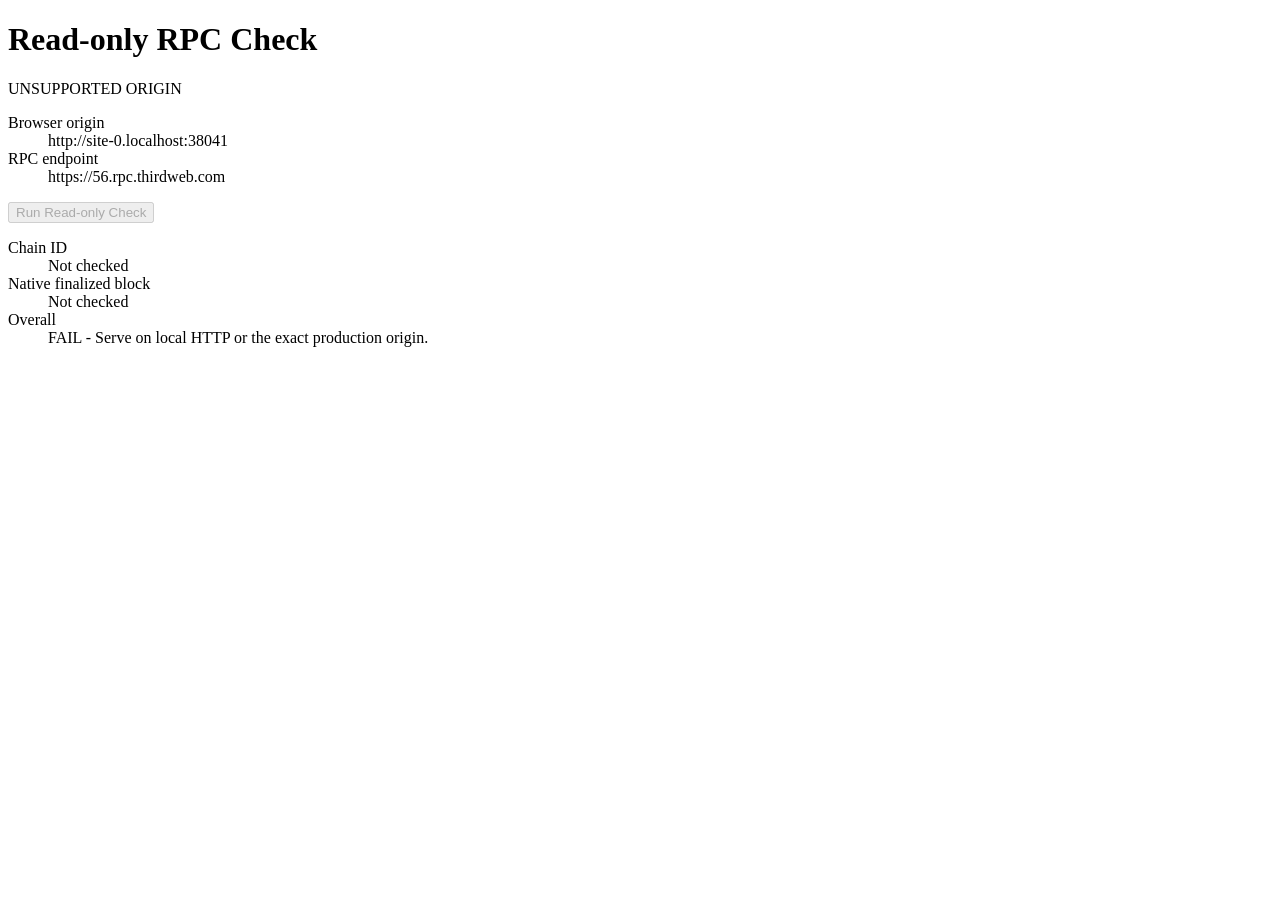
<file: dex/rpc-probe/index.html>
<!doctype html>
<html lang="en">
<head>
<meta charset="utf-8">
<meta name="viewport" content="width=device-width, initial-scale=1">
<meta http-equiv="Content-Security-Policy" content="default-src 'none'; connect-src https://56.rpc.thirdweb.com; script-src 'sha256-6eujG7CTB1X81Xg+bbQmr7ia46lV4GPjJ6JNMZqA2/A='; base-uri 'none'; form-action 'none'">
<title>YStar DEX - Read-only RPC Check</title>
</head>
<body>
<main>
<h1>Read-only RPC Check</h1>
<p id="mode"></p>
<dl><dt>Browser origin</dt><dd id="origin"></dd><dt>RPC endpoint</dt><dd id="endpoint"></dd></dl>
<button id="run" type="button" disabled>Run Read-only Check</button>
<dl aria-live="polite">
<dt>Chain ID</dt><dd id="chain">Not checked</dd>
<dt>Native finalized block</dt><dd id="finalized">Not checked</dd>
<dt>Overall</dt><dd id="overall">Not checked</dd>
</dl>
</main>
<script>"use strict";
const endpoint = "https://56.rpc.thirdweb.com";
const productionOrigin = "https://ystar-token.com";
const origin = window.location.origin;
const local = window.location.protocol === "http:" &&
  ["localhost", "127.0.0.1", "[::1]"].includes(window.location.hostname);
const production = origin === productionOrigin;
const allowedOrigin = local || production;
const button = document.getElementById("run");
const byId = id => document.getElementById(id);
byId("origin").textContent = origin;
byId("endpoint").textContent = endpoint;
byId("mode").textContent = production ? "PRODUCTION-ORIGIN TEST"
  : local ? "LOCAL TEST (does not establish production CORS)" : "UNSUPPORTED ORIGIN";
button.disabled = !allowedOrigin;
if (!allowedOrigin) byId("overall").textContent = "FAIL - Serve on local HTTP or the exact production origin.";

const checks = Object.freeze([
  {id: 1, method: "eth_chainId", params: [], output: "chain",
    valid: result => result === "0x38", format: () => "Chain ID 56 (0x38)."},
  {id: 2, method: "eth_getBlockByNumber", params: ["finalized", false], output: "finalized",
    valid: result => result !== null && typeof result === "object" && !Array.isArray(result) &&
      typeof result.number === "string" && /^0x(?:0|[1-9a-f][0-9a-f]{0,63})$/i.test(result.number) &&
      typeof result.hash === "string" && /^0x[0-9a-f]{64}$/i.test(result.hash) &&
      !/^0x0{64}$/i.test(result.hash),
    format: result => "Finalized block " + result.number + ", hash " + result.hash + "."}
]);

async function check({id, method, params, output, valid, format}) {
  const target = byId(output);
  const controller = new AbortController();
  const timeout = setTimeout(() => controller.abort(), 10000);
  let transport = "HTTP unavailable. CORS or network failure; browser fetch cannot distinguish them.";
  function fail(detail) {
    target.textContent = "FAIL - " + transport + " " + detail;
    return false;
  }
  try {
    const response = await fetch(endpoint, {
      method: "POST", mode: "cors", credentials: "omit", redirect: "error",
      cache: "no-store", referrerPolicy: "no-referrer",
      headers: {"Content-Type": "application/json"},
      body: JSON.stringify({jsonrpc: "2.0", id, method, params}),
      signal: controller.signal
    });
    if (response.type !== "cors") return fail("No readable cross-origin response.");
    transport = "CORS readable. HTTP " + response.status + ".";
    if (!response.ok) return fail("HTTP request failed.");
    let body;
    try {
      body = await response.json();
    } catch {
      return fail(controller.signal.aborted ? "Timed out while reading the response." : "Invalid JSON response.");
    }
    if (body === null || typeof body !== "object" || Array.isArray(body) ||
        body.jsonrpc !== "2.0" || body.id !== id) return fail("Invalid JSON-RPC envelope.");
    if (Object.hasOwn(body, "error")) {
      if (Object.hasOwn(body, "result") || !Number.isInteger(body.error?.code) ||
          typeof body.error?.message !== "string") return fail("Invalid JSON-RPC error envelope.");
      return fail("JSON-RPC error code " + body.error.code + ".");
    }
    if (!Object.hasOwn(body, "result") || !valid(body.result)) {
      return fail(id === 1 ? "Expected chain ID 0x38." : "Missing or malformed finalized block.");
    }
    target.textContent = "PASS - " + transport + " " + format(body.result);
    return true;
  } catch {
    if (controller.signal.aborted) {
      target.textContent = "FAIL - Timed out after 10 seconds. HTTP/CORS result unavailable.";
      return false;
    }
    return fail("No readable response.");
  } finally {
    clearTimeout(timeout);
  }
}

let running = false;
button.addEventListener("click", async () => {
  if (running || !allowedOrigin) return;
  running = true;
  button.disabled = true;
  byId("overall").textContent = "Checking...";
  for (const item of checks) byId(item.output).textContent = "Checking...";
  try {
    const results = await Promise.all(checks.map(check));
    byId("overall").textContent = results.every(Boolean) ? "PASS" : "FAIL";
  } catch {
    byId("overall").textContent = "FAIL - Probe could not complete.";
  } finally {
    running = false;
    button.disabled = false;
  }
});</script>
</body>
</html>
</file>
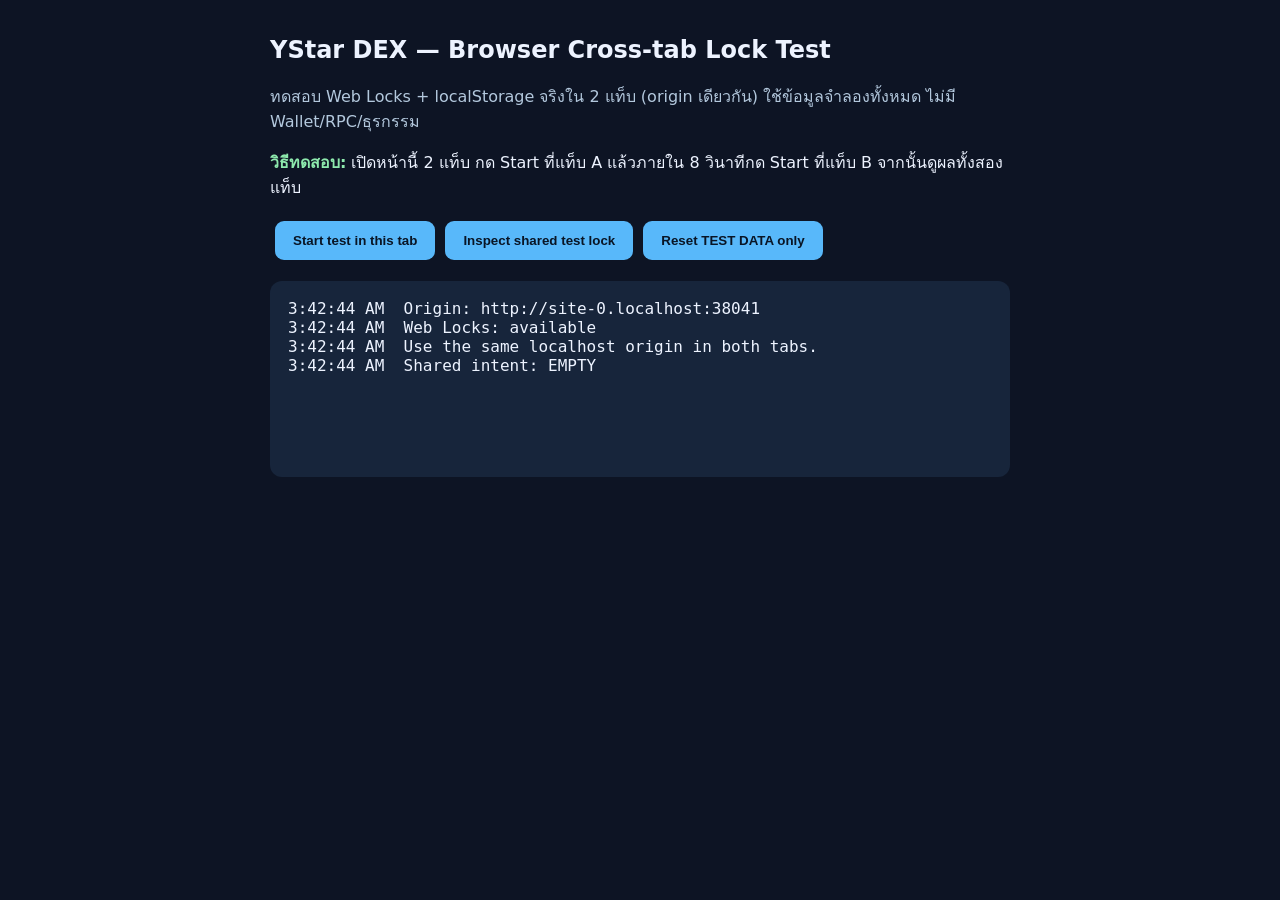
<file: dex/public-browser-lock-test.html>
<!doctype html>
<html lang="th"><head><meta charset="utf-8"><meta name="viewport" content="width=device-width,initial-scale=1">
<title>YStar Phase 9 — Browser Atomic Lock Test</title>
<style>body{font:16px system-ui;background:#0d1424;color:#edf3ff;max-width:740px;margin:36px auto;padding:0 18px}button{padding:12px 18px;border:0;border-radius:9px;background:#58b8fa;color:#091525;font-weight:700;cursor:pointer;margin:5px}button:disabled{opacity:.4}pre{white-space:pre-wrap;word-break:break-word;background:#17253b;padding:18px;border-radius:12px;min-height:160px}.note{color:#b3c8dd}strong{color:#8de9ad}</style></head>
<body><h2>YStar DEX — Browser Cross-tab Lock Test</h2>
<p class="note">ทดสอบ Web Locks + localStorage จริงใน 2 แท็บ (origin เดียวกัน) ใช้ข้อมูลจำลองทั้งหมด ไม่มี Wallet/RPC/ธุรกรรม</p>
<p><strong>วิธีทดสอบ:</strong> เปิดหน้านี้ 2 แท็บ กด Start ที่แท็บ A แล้วภายใน 8 วินาทีกด Start ที่แท็บ B จากนั้นดูผลทั้งสองแท็บ</p>
<button id="start">Start test in this tab</button><button id="inspect">Inspect shared test lock</button><button id="reset">Reset TEST DATA only</button>
<pre id="log"></pre>
<script type="module">
import {withAtomicIntent} from "./public-atomic-lock.mjs";
import {scopeKey,readIntent} from "./public-safety.mjs";
const wallet="0x1111111111111111111111111111111111111111";
const amm="0x17dAc8A164Ce434fE36A2D6029Bf4431a22397e2";
const namespace="ystar-browser-atomic-test-only:";
const quote=()=>{const now=Date.now();return {chainId:56,amm,wallet,observedAtMs:now,deadlineSec:Math.floor(now/1000)+300,amountIn:1n,quotedOut:2n,minimumOut:1n,blockNumber:123n}};
const storage={getItem:key=>localStorage.getItem(namespace+key),setItem:(key,value)=>localStorage.setItem(namespace+key,value)};
const log=document.querySelector("#log");const button=document.querySelector("#start");
function write(s){log.textContent+=new Date().toLocaleTimeString()+"  "+s+"\n"}
function inspect(){try{const r=readIntent(storage,scopeKey(quote()));write(r?"Shared intent: "+r.state+" / "+r.id.slice(0,14)+"...":"Shared intent: EMPTY")}catch(e){write("ERROR "+e.message)}}
function testId(){const bytes=new Uint8Array(32);crypto.getRandomValues(bytes);return "0x"+Array.from(bytes,b=>b.toString(16).padStart(2,"0")).join("")}
button.addEventListener("click",async()=>{
button.disabled=true;const q=quote();write("REQUEST lock; waiting for exclusive browser lock...");
try{const result=await withAtomicIntent({locks:navigator.locks,storage,quote:q,intentId:testId(),nowMs:q.observedAtMs,onAcquired:async record=>{
write("PASS: acquired and persisted "+record.id.slice(0,14)+"...");
write("Holding browser lock for 8 seconds...");
await new Promise(resolve=>setTimeout(resolve,8000));
write("Browser lock released; persistent intent stays LOCKED");
return "PASS: ONLY THIS TAB CREATED INTENT";
}});
write(result);
}catch(e){if(e.message==="INTENT_ALREADY_LOCKED")write("PASS: duplicate rejected (INTENT_ALREADY_LOCKED)");else write("ERROR: "+e.message)}
finally{button.disabled=false;inspect()}
});
document.querySelector("#inspect").addEventListener("click",inspect);
document.querySelector("#reset").addEventListener("click",()=>{
if(!confirm("Clear ONLY isolated browser test intent? Never do this while either tab is running."))return;
localStorage.removeItem(namespace+scopeKey(quote()));write("Test namespace reset. Refresh BOTH tabs before another run.");
});
window.addEventListener("storage",event=>{if(event.key===namespace+scopeKey(quote()))write("Cross-tab storage change detected")});
write("Origin: "+location.origin);
write("Web Locks: "+(navigator.locks?.request?"available":"UNAVAILABLE (FAIL CLOSED)"));
write("Use the same localhost origin in both tabs.");
inspect();
</script></body></html>
</file>
